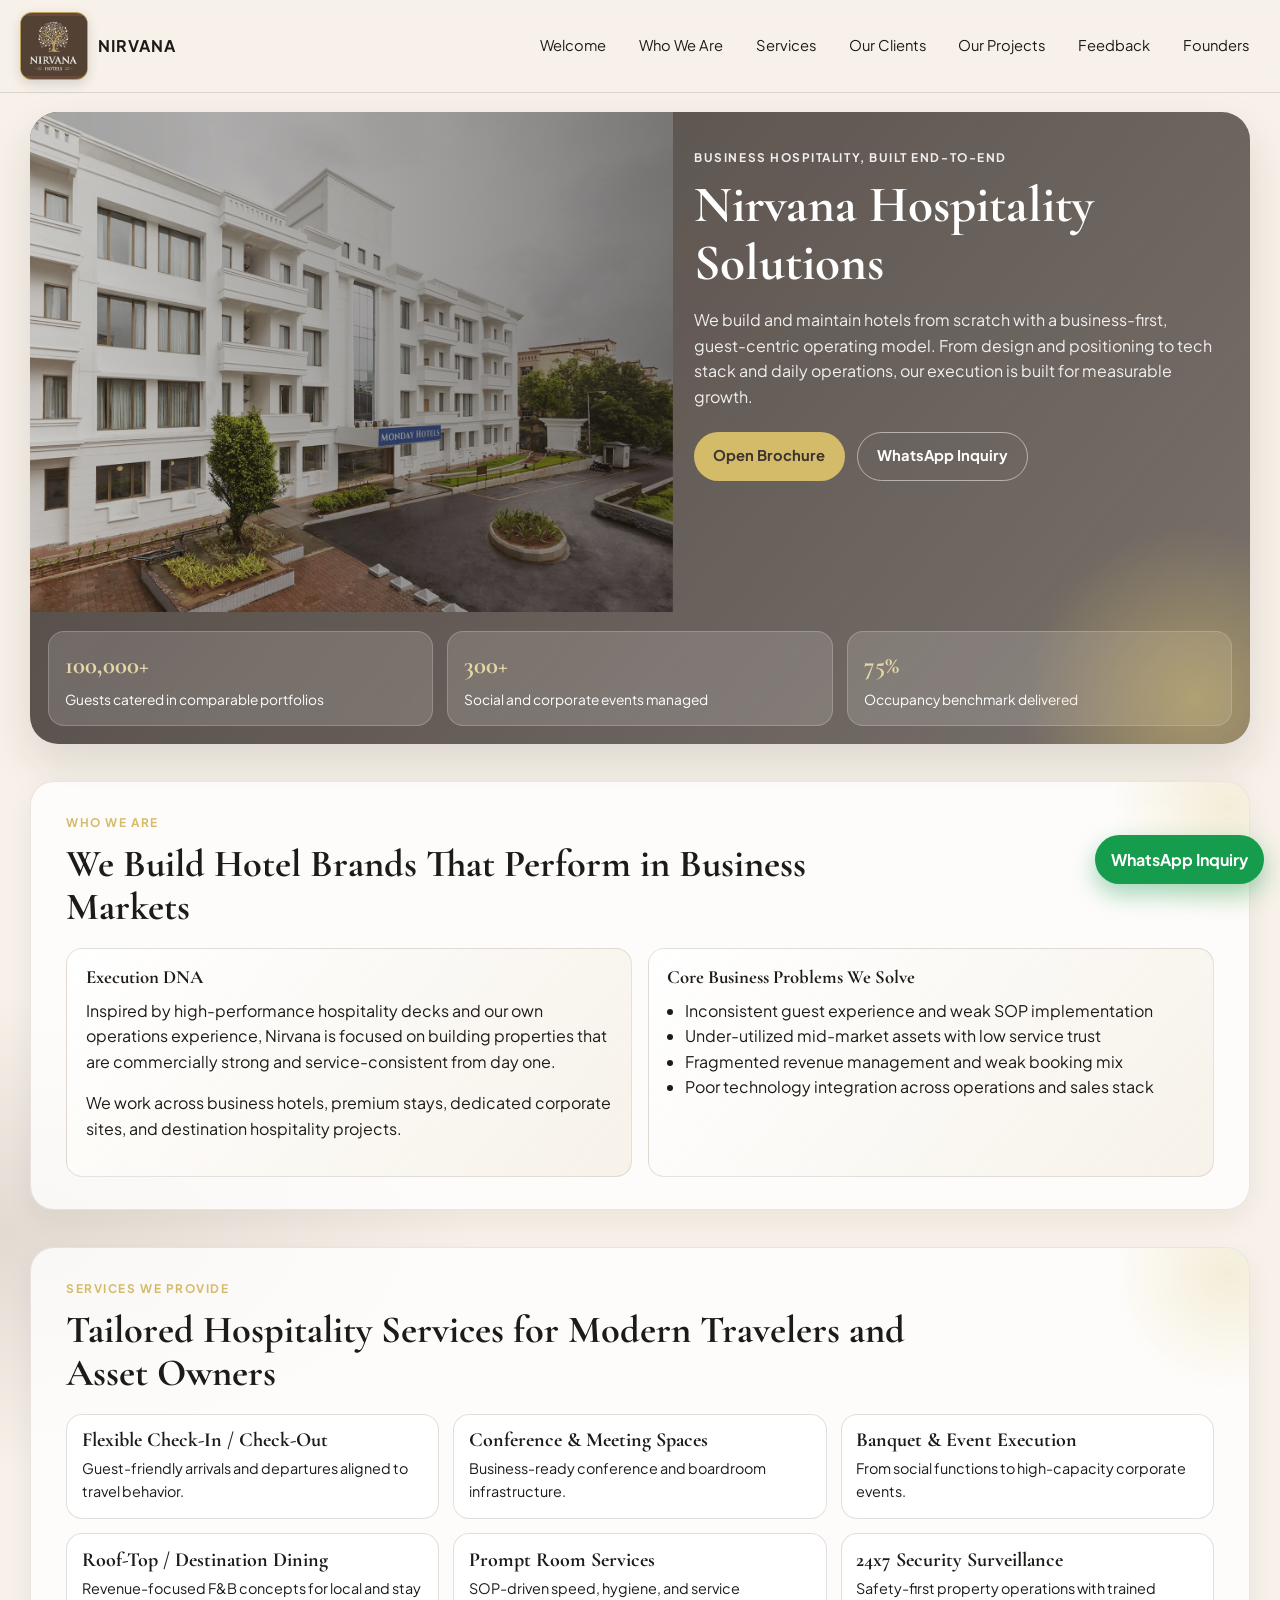
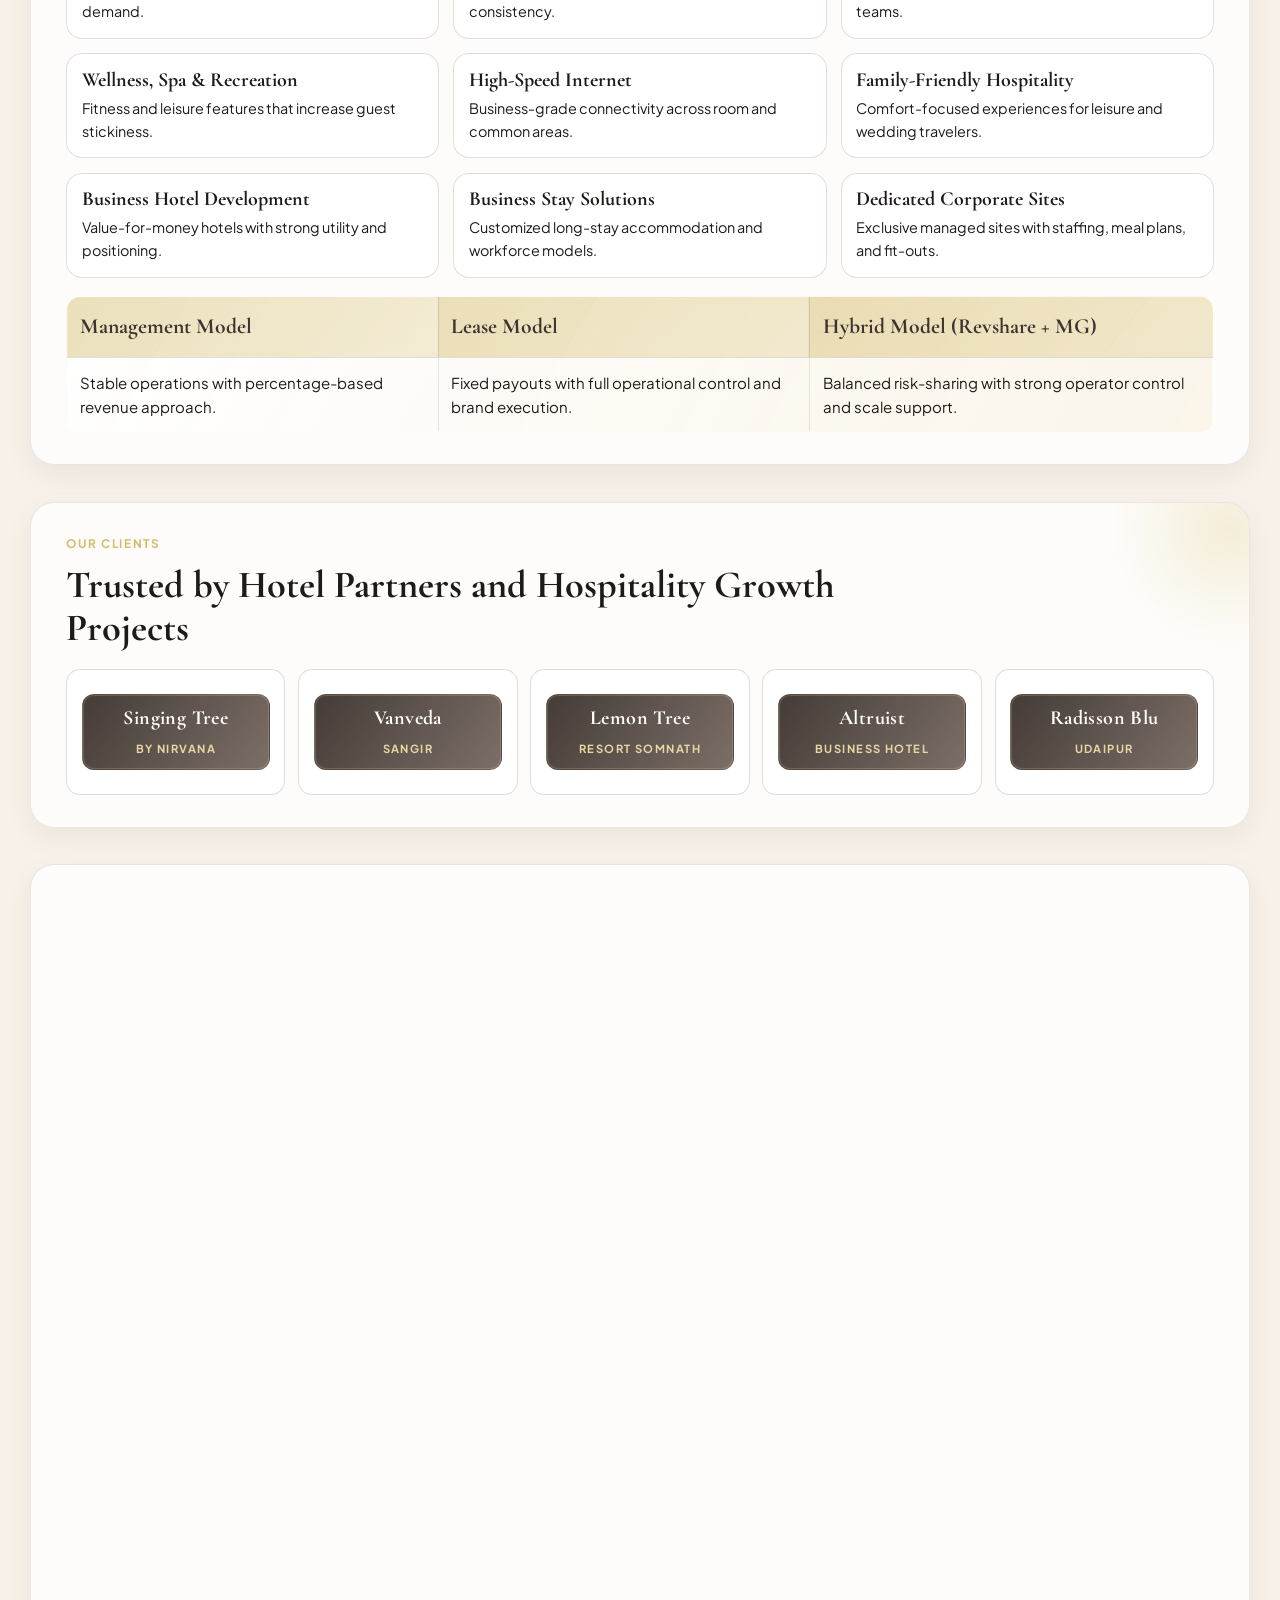
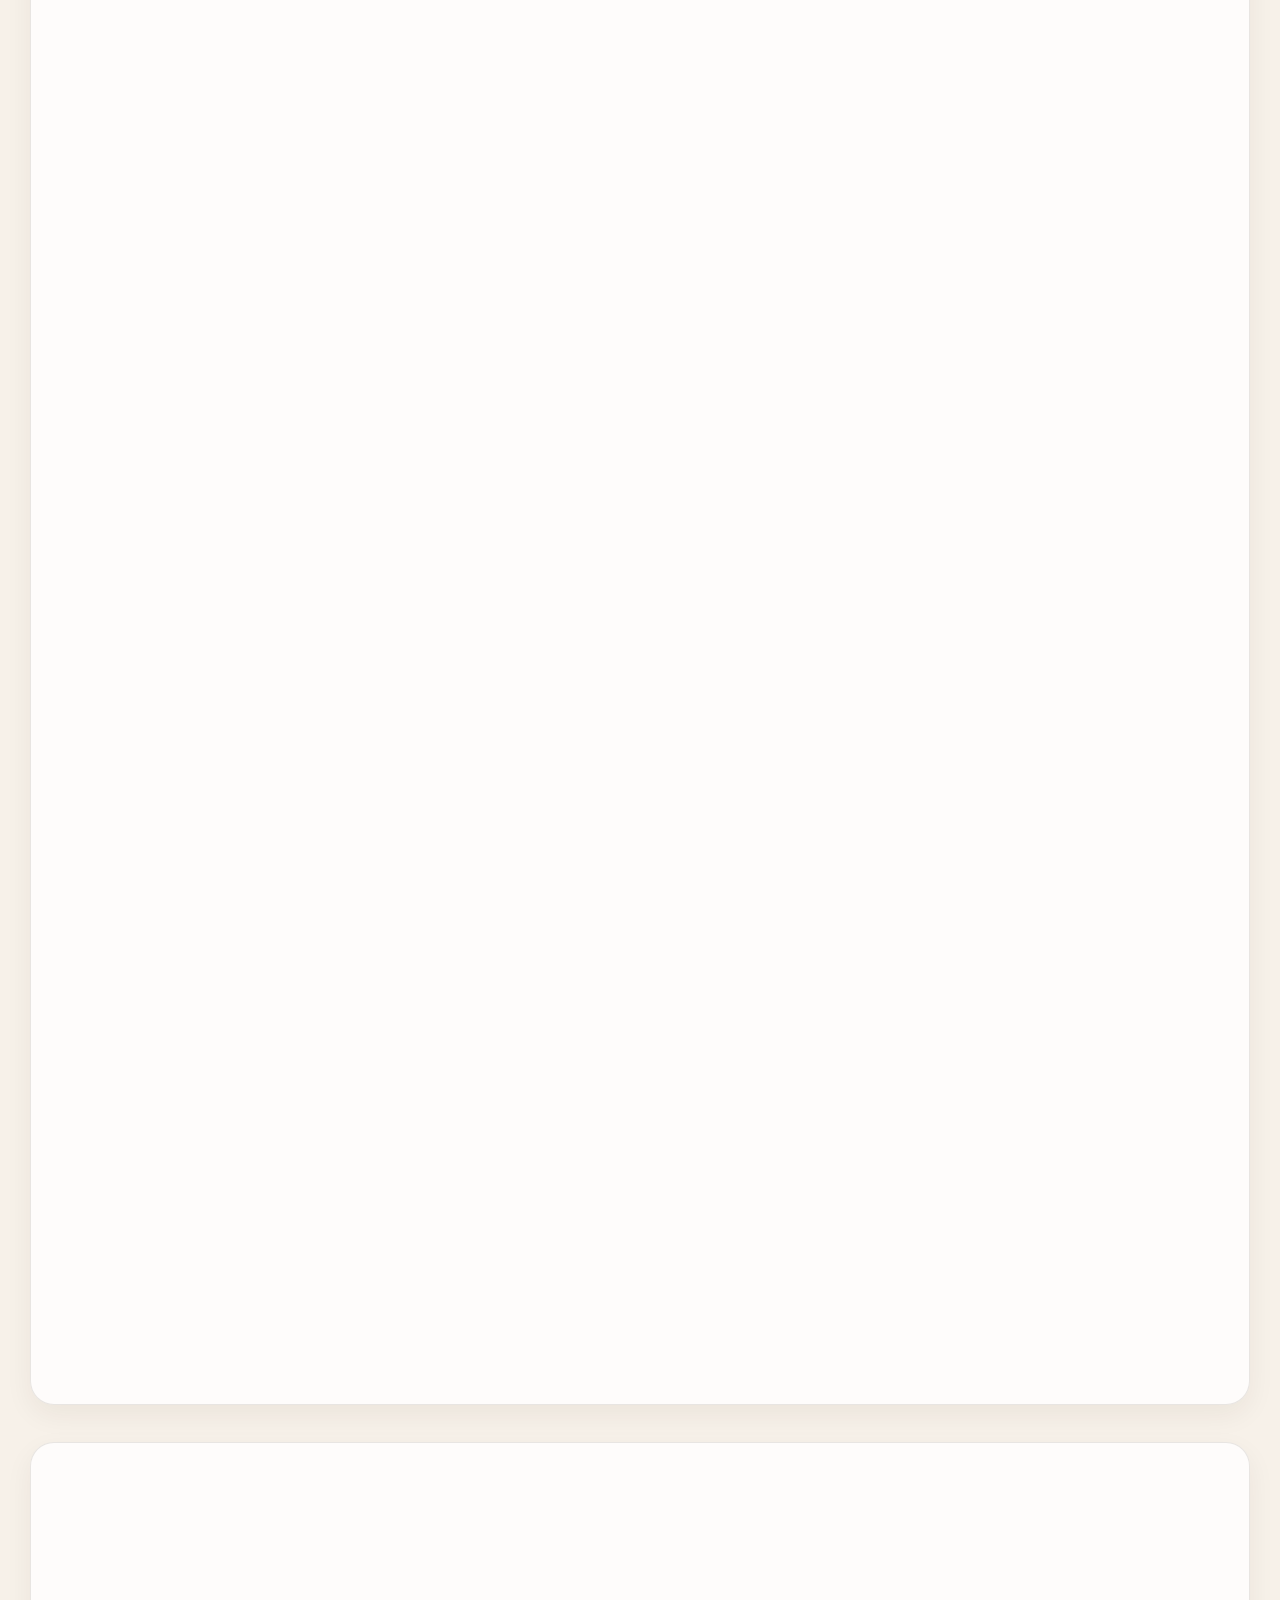
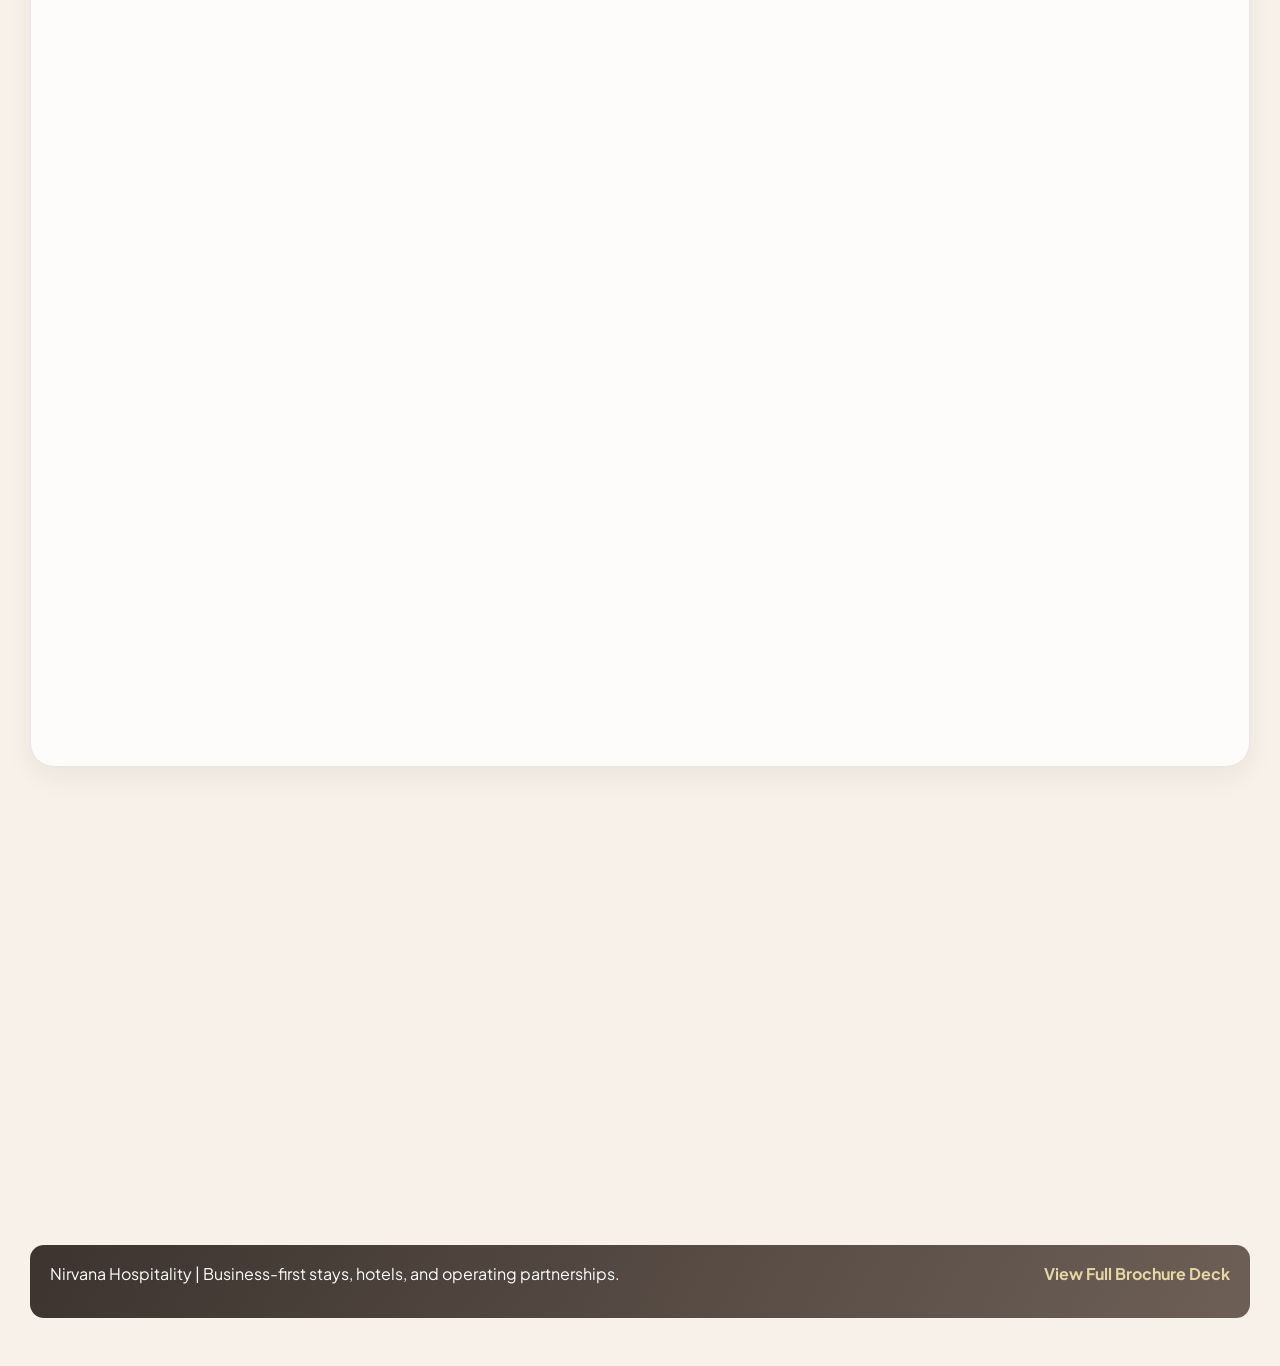
<file: index.html>
<!DOCTYPE html>
<html lang="en">
<head>
  <meta charset="UTF-8" />
  <meta name="viewport" content="width=device-width, initial-scale=1.0" />
  <title>Nirvana Hospitality | Business Hotel Development & Operations</title>
  <meta name="description" content="Nirvana creates, operates, and scales business hotels and stay assets with end-to-end execution." />
  <link rel="preconnect" href="https://fonts.googleapis.com" />
  <link rel="preconnect" href="https://fonts.gstatic.com" crossorigin />
  <link href="https://fonts.googleapis.com/css2?family=Cormorant+Garamond:wght@500;600;700&family=Plus+Jakarta+Sans:wght@400;500;600;700&display=swap" rel="stylesheet" />
  <link rel="stylesheet" href="styles.css" />
</head>
<body>
  <header class="site-header">
    <a class="brand" href="#welcome" aria-label="Nirvana home">
      <img src="assets/images/brand/nirvana-hotels-logo.jpeg" alt="Nirvana Hotels logo" />
      <span>NIRVANA</span>
    </a>
    <button class="menu-toggle" id="menuToggle" aria-label="Toggle menu" aria-expanded="false">Menu</button>
    <nav id="mainNav">
      <a href="#welcome">Welcome</a>
      <a href="#who-we-are">Who We Are</a>
      <a href="#services">Services</a>
      <a href="#clients">Our Clients</a>
      <a href="#projects">Our Projects</a>
      <a href="#feedback">Feedback</a>
      <a href="#founders">Founders</a>
    </nav>
  </header>

  <main>
    <section id="welcome" class="hero reveal">
      <div class="hero-media">
        <img src="assets/images/sources/mahape_view.webp" alt="Nirvana hospitality project facade" fetchpriority="high" decoding="async" />
      </div>
      <div class="hero-content">
        <p class="tag">Business Hospitality, Built End-to-End</p>
        <h1>Nirvana Hospitality Solutions</h1>
        <p>
          We build and maintain hotels from scratch with a business-first, guest-centric operating model.
          From design and positioning to tech stack and daily operations, our execution is built for measurable growth.
        </p>
        <div class="hero-actions">
          <a class="btn btn-primary" href="brochure.html">Open Brochure</a>
          <a class="btn btn-ghost" href="https://wa.me/916353872498" target="_blank" rel="noreferrer">WhatsApp Inquiry</a>
        </div>
      </div>
      <div class="hero-metrics">
        <article><strong>100,000+</strong><span>Guests catered in comparable portfolios</span></article>
        <article><strong>300+</strong><span>Social and corporate events managed</span></article>
        <article><strong>75%</strong><span>Occupancy benchmark delivered</span></article>
      </div>
    </section>

    <section id="who-we-are" class="section reveal">
      <div class="section-head">
        <p class="tag">Who We Are</p>
        <h2>We Build Hotel Brands That Perform in Business Markets</h2>
      </div>
      <div class="split-grid">
        <article class="glass-card">
          <h3>Execution DNA</h3>
          <p>
            Inspired by high-performance hospitality decks and our own operations experience, Nirvana is focused on building
            properties that are commercially strong and service-consistent from day one.
          </p>
          <p>
            We work across business hotels, premium stays, dedicated corporate sites, and destination hospitality projects.
          </p>
        </article>
        <article class="glass-card">
          <h3>Core Business Problems We Solve</h3>
          <ul>
            <li>Inconsistent guest experience and weak SOP implementation</li>
            <li>Under-utilized mid-market assets with low service trust</li>
            <li>Fragmented revenue management and weak booking mix</li>
            <li>Poor technology integration across operations and sales stack</li>
          </ul>
        </article>
      </div>
    </section>

    <section id="services" class="section reveal">
      <div class="section-head">
        <p class="tag">Services We Provide</p>
        <h2>Tailored Hospitality Services for Modern Travelers and Asset Owners</h2>
      </div>

      <div class="service-grid">
        <article class="service-card"><h3>Flexible Check-In / Check-Out</h3><p>Guest-friendly arrivals and departures aligned to travel behavior.</p></article>
        <article class="service-card"><h3>Conference & Meeting Spaces</h3><p>Business-ready conference and boardroom infrastructure.</p></article>
        <article class="service-card"><h3>Banquet & Event Execution</h3><p>From social functions to high-capacity corporate events.</p></article>
        <article class="service-card"><h3>Roof-Top / Destination Dining</h3><p>Revenue-focused F&amp;B concepts for local and stay demand.</p></article>
        <article class="service-card"><h3>Prompt Room Services</h3><p>SOP-driven speed, hygiene, and service consistency.</p></article>
        <article class="service-card"><h3>24x7 Security Surveillance</h3><p>Safety-first property operations with trained teams.</p></article>
        <article class="service-card"><h3>Wellness, Spa & Recreation</h3><p>Fitness and leisure features that increase guest stickiness.</p></article>
        <article class="service-card"><h3>High-Speed Internet</h3><p>Business-grade connectivity across room and common areas.</p></article>
        <article class="service-card"><h3>Family-Friendly Hospitality</h3><p>Comfort-focused experiences for leisure and wedding travelers.</p></article>
        <article class="service-card"><h3>Business Hotel Development</h3><p>Value-for-money hotels with strong utility and positioning.</p></article>
        <article class="service-card"><h3>Business Stay Solutions</h3><p>Customized long-stay accommodation and workforce models.</p></article>
        <article class="service-card"><h3>Dedicated Corporate Sites</h3><p>Exclusive managed sites with staffing, meal plans, and fit-outs.</p></article>
      </div>

      <div class="model-table-wrap">
        <table class="model-table">
          <thead>
            <tr>
              <th>Management Model</th>
              <th>Lease Model</th>
              <th>Hybrid Model (Revshare + MG)</th>
            </tr>
          </thead>
          <tbody>
            <tr>
              <td>Stable operations with percentage-based revenue approach.</td>
              <td>Fixed payouts with full operational control and brand execution.</td>
              <td>Balanced risk-sharing with strong operator control and scale support.</td>
            </tr>
          </tbody>
        </table>
      </div>
    </section>

    <section id="clients" class="section reveal">
      <div class="section-head">
        <p class="tag">Our Clients</p>
        <h2>Trusted by Hotel Partners and Hospitality Growth Projects</h2>
      </div>

      <div class="client-logo-grid">
        <article class="client-logo-card hotel-client">
          <div class="hotel-mark">
            <span class="hotel-mark-name">Singing Tree</span>
            <span class="hotel-mark-sub">by Nirvana</span>
          </div>
          <div class="client-tooltip"><h4>Singing Tree</h4><p>Vagator, Goa resort and lifestyle hospitality execution with pool and dining-led guest experiences.</p></div>
        </article>
        <article class="client-logo-card hotel-client">
          <div class="hotel-mark">
            <span class="hotel-mark-name">Vanveda</span>
            <span class="hotel-mark-sub">Sangir</span>
          </div>
          <div class="client-tooltip"><h4>Vanveda Sangir</h4><p>Nature-first destination property with premium villa-led stays and curated wellness positioning.</p></div>
        </article>
        <article class="client-logo-card hotel-client">
          <div class="hotel-mark">
            <span class="hotel-mark-name">Lemon Tree</span>
            <span class="hotel-mark-sub">Resort Somnath</span>
          </div>
          <div class="client-tooltip"><h4>Lemon Tree Resort, Somnath</h4><p>Business and leisure mix property support with room, banquet, and recreation positioning assets.</p></div>
        </article>
        <article class="client-logo-card hotel-client">
          <div class="hotel-mark">
            <span class="hotel-mark-name">Altruist</span>
            <span class="hotel-mark-sub">Business Hotel</span>
          </div>
          <div class="client-tooltip"><h4>Altruist Business Hotel</h4><p>Multi-city operating reference across Bangalore, Hyderabad, Mumbai, Gurugram, and Kolkata.</p></div>
        </article>
        <article class="client-logo-card hotel-client">
          <div class="hotel-mark">
            <span class="hotel-mark-name">Radisson Blu</span>
            <span class="hotel-mark-sub">Udaipur</span>
          </div>
          <div class="client-tooltip"><h4>Radisson Blu</h4><p>Luxury hospitality presentation and business development support assets for premium positioning.</p></div>
        </article>
      </div>
    </section>

    <section id="projects" class="section reveal">
      <div class="section-head">
        <p class="tag">Our Projects</p>
        <h2>Delivered, Operated, and Scaled Hospitality Assets</h2>
      </div>

      <div class="project-feature-grid">
        <article class="project-feature">
          <img src="assets/images/projects/lemon-tree-somnath-brochure.jpeg" alt="Lemon Tree Somnath brochure" loading="lazy" decoding="async" />
          <div>
            <h3>Lemon Tree Resort, Somnath</h3>
            <p>Project presentation including room mix, F&amp;B, recreation, banquet suitability, and location convenience.</p>
          </div>
        </article>
        <article class="project-feature">
          <img src="assets/images/projects/radisson-exterior.webp" alt="Radisson project exterior" loading="lazy" decoding="async" />
          <div>
            <h3>Radisson Blu Udaipur Assets</h3>
            <p>Premium hospitality presentation assets used for business development and positioning communication.</p>
          </div>
        </article>
        <article class="project-feature">
          <img src="assets/images/sources/vanvedasa/2I2A5151.jpg" alt="Vanvedasa project" loading="lazy" decoding="async" />
          <div>
            <h3>Vanvedasa Sangir</h3>
            <p>Destination-led luxury project with villa experiences, wellness focus, and curated nature hospitality.
              <a href="https://vanvedasasangir.com/" target="_blank" rel="noreferrer">Visit project site</a></p>
          </div>
        </article>
        <article class="project-feature">
          <img src="assets/images/sources/amalapuram_drone.webp" alt="Amalapuram hotel project" loading="lazy" decoding="async" />
          <div>
            <h3>Business Hotel Asset Optimization</h3>
            <p>Turnaround models covering ARR growth, occupancy uplift, SOP consistency, and direct booking share.</p>
          </div>
        </article>
      </div>

      <h3 class="subheading">Portfolio Details from Altruist Business Hotel &amp; Stays (Execution Reference)</h3>
      <div class="portfolio-showcase">
        <div class="portfolio-image-stack">
          <img src="assets/images/generated/portfolio-collage-primary.webp" alt="AI hospitality portfolio collage" loading="lazy" decoding="async" />
          <img src="assets/images/generated/portfolio-collage-secondary.webp" alt="AI hospitality portfolio details collage" loading="lazy" decoding="async" />
        </div>
        <div class="portfolio-table-wrap">
          <table class="portfolio-table">
            <thead>
              <tr><th>Location</th><th>Inventory</th><th>Highlights</th></tr>
            </thead>
            <tbody>
              <tr><td>Hitech, Hyderabad</td><td>110 Deluxe + 9 Suite</td><td>5 banquets (up to 200), Q-Cafe dining, airport transfer.</td></tr>
              <tr><td>Whitefield, Bangalore</td><td>174+ room mix</td><td>Pool, spa, gym, theatre, conference and banquet support.</td></tr>
              <tr><td>Bellandur-1, Bangalore</td><td>16 Deluxe + 9 Suite</td><td>Near Embassy Tech Village with coffee and full AC setup.</td></tr>
              <tr><td>Bellandur-2, Bangalore</td><td>35 Rooms</td><td>2/3 BHK options, attached dining-drawing room layouts.</td></tr>
              <tr><td>Manyata, Bangalore</td><td>30 Rooms</td><td>Sun terrace, cafeteria kitchen, laundry, housekeeping.</td></tr>
              <tr><td>Andheri, Mumbai</td><td>51 Rooms</td><td>Metro-airport proximity with restaurant and 24-hour desk.</td></tr>
              <tr><td>NM-1, Navi Mumbai</td><td>72 Rooms</td><td>Dual conference-banquet halls, buffet breakfast.</td></tr>
              <tr><td>NM-2, Navi Mumbai</td><td>62 Rooms</td><td>2 cafeterias, indoor dining, pool/table-tennis/carrom.</td></tr>
              <tr><td>DLF 3, Gurugram</td><td>32 Deluxe Rooms</td><td>Corporate catchment with lobby sitting and gaming.</td></tr>
              <tr><td>New Town, Kolkata</td><td>28 Rooms</td><td>In-room breakfast and office-near business positioning.</td></tr>
            </tbody>
          </table>
        </div>
      </div>

      <h3 class="subheading">Our Vast Range of Hotels</h3>
      <div class="range-map-layout">
        <div class="range-map">
          <img src="assets/images/generated/india-map-hotels-accurate.webp" alt="India map with verified hotel city points and labels" loading="lazy" decoding="async" />
        </div>
        <div class="range-cards">
          <article><img src="assets/images/sources/hitech_facade.webp" alt="Hyderabad hotel" loading="lazy" decoding="async" /><div><h4>Hyderabad</h4><p>Hitech and business-led operating clusters.</p></div></article>
          <article><img src="assets/images/projects/altruist_pdf_page_08.png" alt="Bengaluru hotel" loading="lazy" decoding="async" /><div><h4>Bengaluru</h4><p>Whitefield, Bellandur, and Manyata references.</p></div></article>
          <article><img src="assets/images/projects/altruist_pdf_page_12.png" alt="Mumbai Andheri hotel" loading="lazy" decoding="async" /><div><h4>Mumbai (Andheri)</h4><p>Airport and metro-connected business hotel format.</p></div></article>
          <article><img src="assets/images/sources/mahape_view.webp" alt="Navi Mumbai hotel" loading="lazy" decoding="async" /><div><h4>Navi Mumbai</h4><p>NM-1, NM-2 and Mahape corridor execution.</p></div></article>
          <article><img src="assets/images/projects/altruist_pdf_page_15.png" alt="Gurugram hotel" loading="lazy" decoding="async" /><div><h4>Gurugram</h4><p>DLF corporate zone demand alignment.</p></div></article>
          <article><img src="assets/images/projects/altruist_pdf_page_16.png" alt="Kolkata New Town hotel" loading="lazy" decoding="async" /><div><h4>Kolkata (New Town)</h4><p>Corporate + destination stay positioning.</p></div></article>
          <article><img src="assets/images/projects/altruist_pdf_page_07.png" alt="Nagpur hotel reference" loading="lazy" decoding="async" /><div><h4>Nagpur</h4><p>M2 Square / business stay growth node.</p></div></article>
          <article><img src="assets/images/sources/amalapuram_drone.webp" alt="Amalapuram hotel" loading="lazy" decoding="async" /><div><h4>Amalapuram</h4><p>Strong occupancy and ARR benchmark location.</p></div></article>
          <article><img src="assets/images/projects/lemon-tree-somnath-brochure.jpeg" alt="Rajahmundry reference" loading="lazy" decoding="async" /><div><h4>Rajahmundry</h4><p>Regional demand-linked hospitality footprint.</p></div></article>
        </div>
      </div>
    </section>

    <section id="feedback" class="section reveal">
      <div class="section-head">
        <p class="tag">Their Feedback</p>
        <h2>Performance Proof Through Reviews and Revenue Outcomes</h2>
      </div>
      <div class="feedback-grid">
        <article class="glass-card metrics-card">
          <h3>Review and Commercial Benchmarks</h3>
          <div class="metric-line"><strong>4.48</strong><span>Amalapuram rating with 624 reviews</span></div>
          <div class="metric-line"><strong>4.41</strong><span>Nagpur rating with 369 reviews</span></div>
          <div class="metric-line"><strong>50%+</strong><span>Direct booking contribution</span></div>
          <div class="metric-line"><strong>INR 75,000+</strong><span>Revenue per key per month benchmark</span></div>
        </article>
        <article class="feedback-image-wrap">
          <img src="assets/images/clients/online-presence-feedback.png" alt="Guest feedback and online presence" loading="lazy" decoding="async" />
        </article>
      </div>

      <div class="management-impact">
        <p class="impact-intro">Management-Led Turnaround Outcomes Delivered by Nirvana</p>
        <div class="kpi-row">
          <article class="impact-card">
            <p class="impact-tagline">Management Improvement</p>
            <h4>Hyderabad-01</h4>
            <p class="impact-metric"><span>Occupancy</span><strong>56% -> 85%</strong></p>
            <p class="impact-metric"><span>ARR</span><strong>2425 -> 2598</strong></p>
            <p class="impact-growth">Revenue Growth: +72%</p>
          </article>
          <article class="impact-card">
            <p class="impact-tagline">Management Improvement</p>
            <h4>Navi Mumbai</h4>
            <p class="impact-metric"><span>Occupancy</span><strong>53% -> 68%</strong></p>
            <p class="impact-metric"><span>ARR</span><strong>3212 -> 3389</strong></p>
            <p class="impact-growth">GOP Growth: +85%</p>
          </article>
          <article class="impact-card">
            <p class="impact-tagline">Management Improvement</p>
            <h4>Hyderabad-02</h4>
            <p class="impact-metric"><span>Occupancy</span><strong>62% -> 94%</strong></p>
            <p class="impact-metric"><span>ARR</span><strong>2234 -> 2282</strong></p>
            <p class="impact-growth">GOP Growth: +116%</p>
          </article>
        </div>
        <p class="impact-note">These uplifts were achieved through tighter revenue management, stronger SOP execution, and focused on-ground operational control by our management team.</p>
      </div>
    </section>

    <section id="founders" class="section reveal">
      <div class="section-head">
        <p class="tag">Founders</p>
        <h2>Leadership Driving the Nirvana Hospitality Vision</h2>
      </div>
      <div class="founders-grid">
        <article class="founder-card main-founder">
          <img src="assets/images/founders/churchil-amipara.jpeg" alt="Founder Churchil Amipara" loading="lazy" decoding="async" />
          <div>
            <h3>Churchil Amipara</h3>
            <p class="role">Founder</p>
            <p>Focused on growth-led hospitality partnerships, premium project positioning, and operational quality control.</p>
          </div>
        </article>
        <article class="founder-card partner-placeholder">
          <div class="avatar-placeholder">Partner</div>
          <h3>Partner Position Open</h3>
          <p>Reserved for partner profile 2.</p>
        </article>
        <article class="founder-card partner-placeholder">
          <div class="avatar-placeholder">Partner</div>
          <h3>Partner Position Open</h3>
          <p>Reserved for partner profile 3.</p>
        </article>
      </div>
    </section>
  </main>

  <footer class="site-footer">
    <p>Nirvana Hospitality | Business-first stays, hotels, and operating partnerships.</p>
    <a href="brochure.html">View Full Brochure Deck</a>
  </footer>

  <a class="whatsapp-float" href="https://wa.me/916353872498" target="_blank" rel="noreferrer" aria-label="WhatsApp inquiry">
    WhatsApp Inquiry
  </a>

  <script src="script.js"></script>
</body>
</html>
</file>
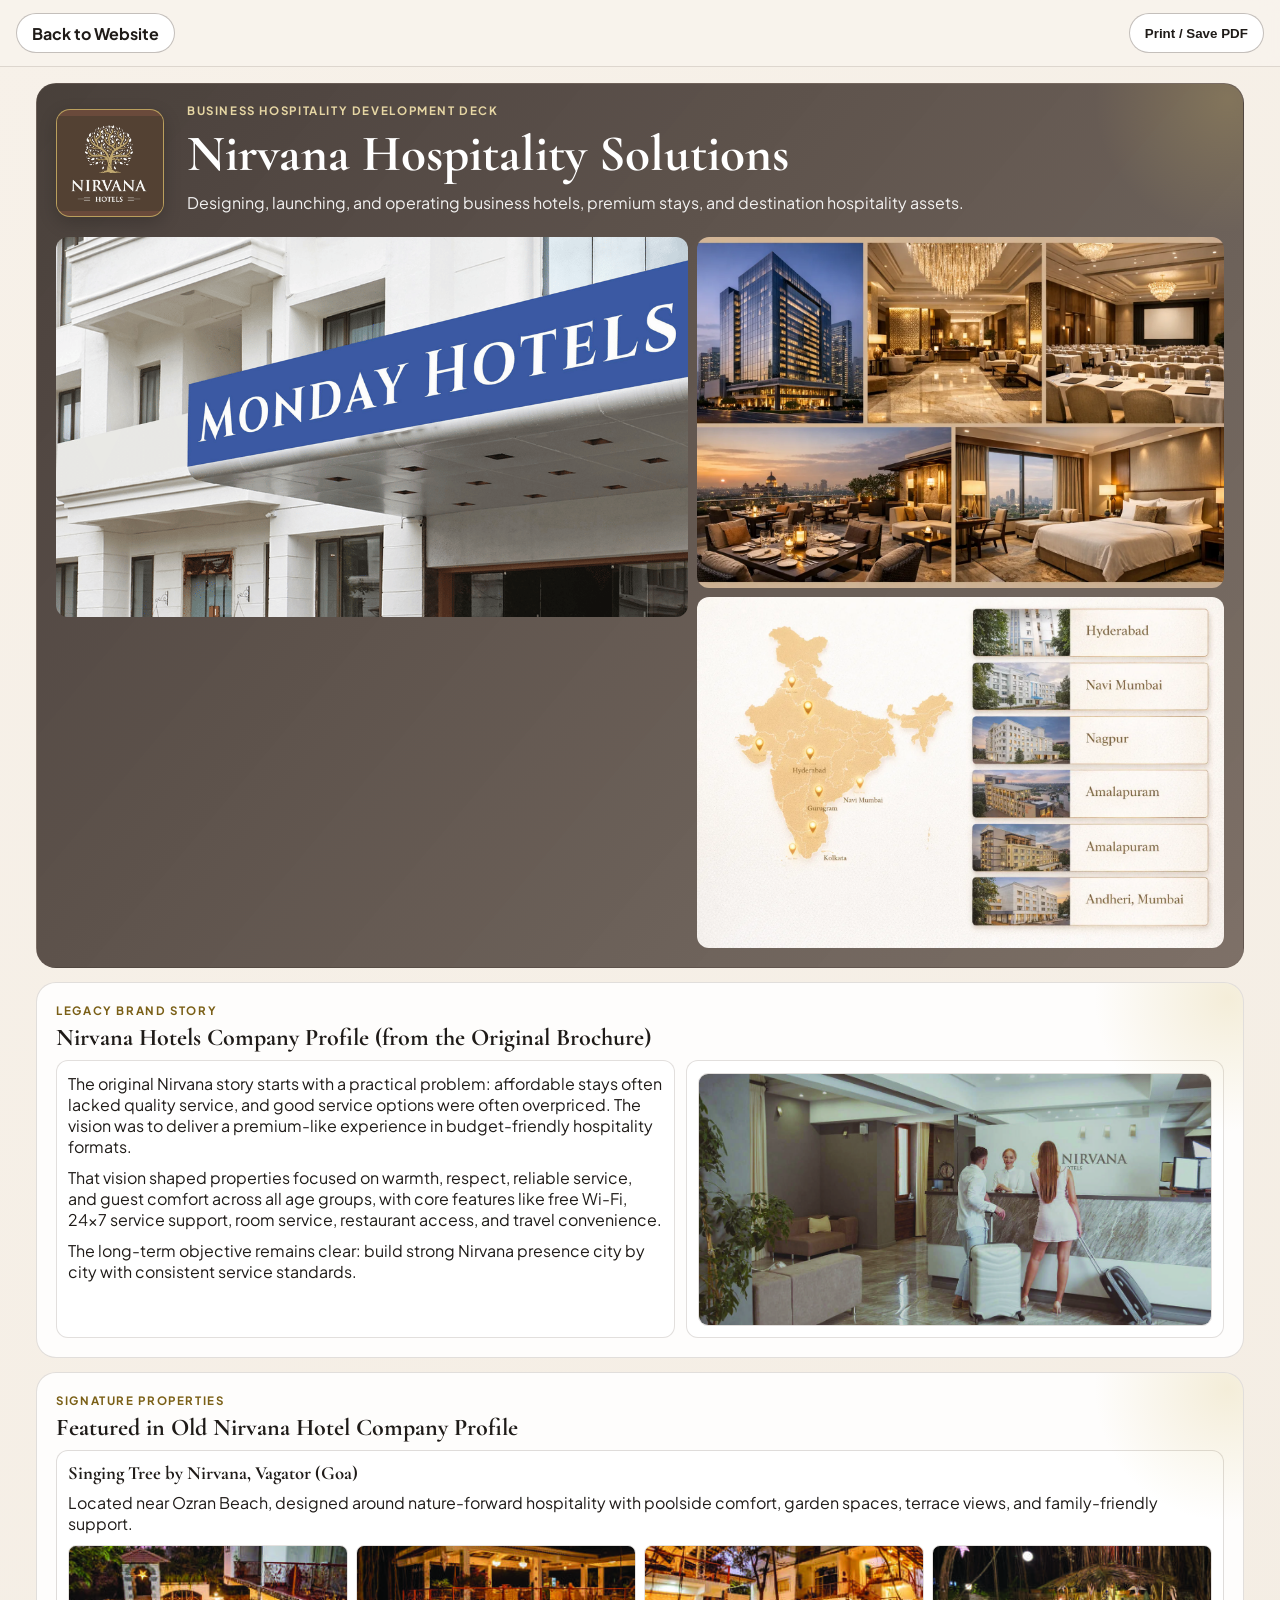
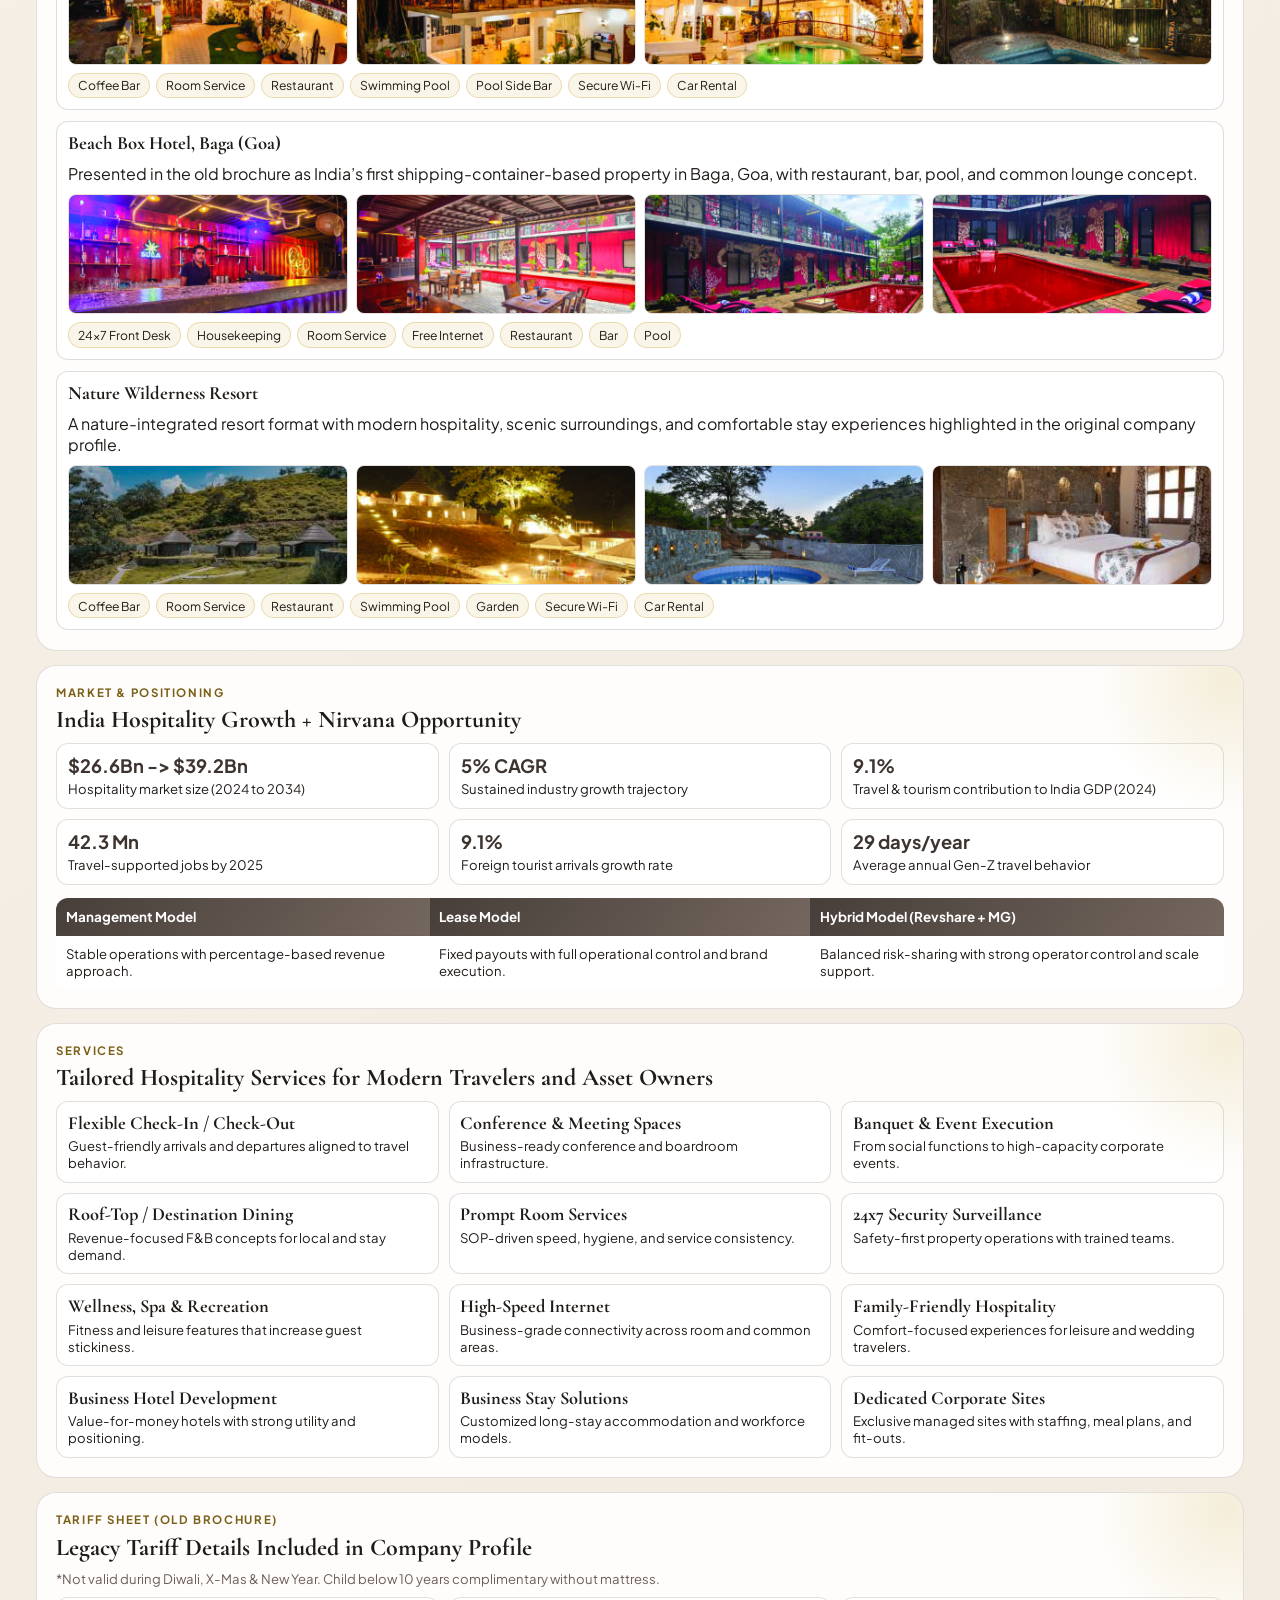
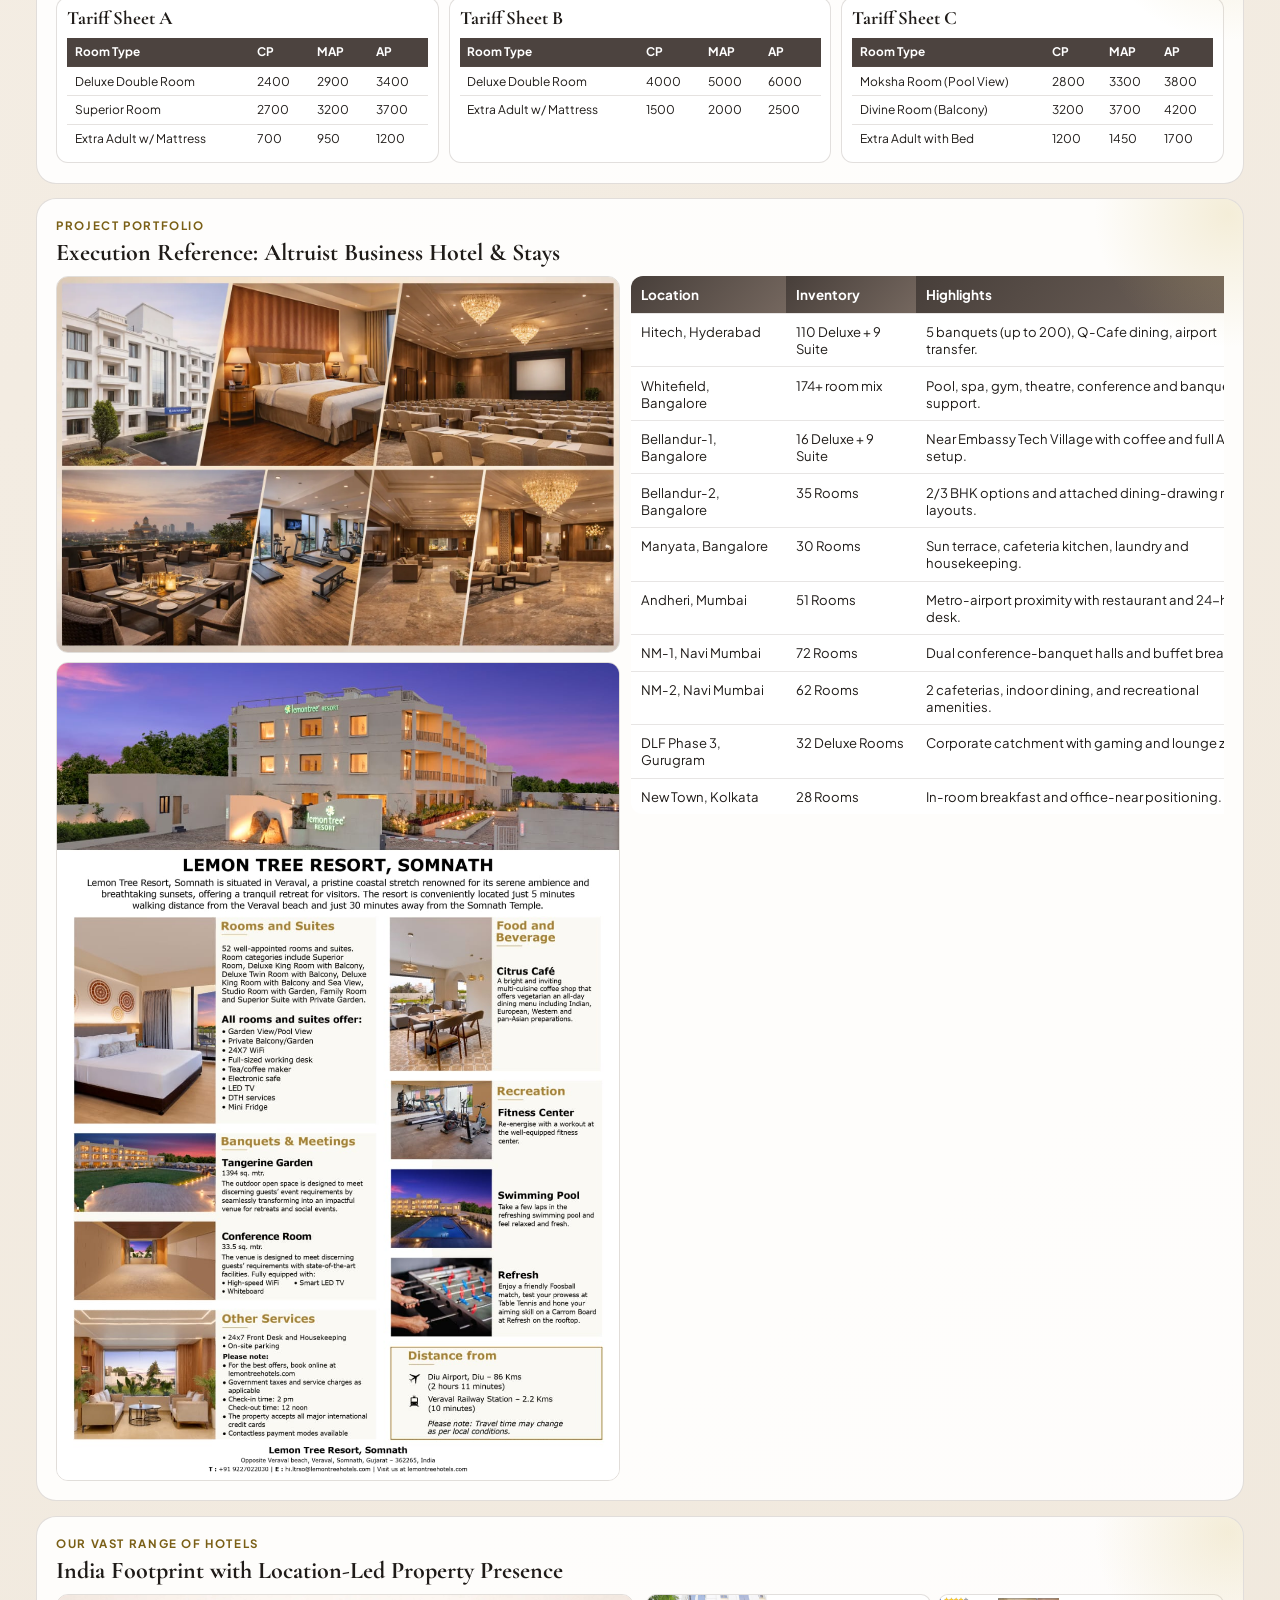
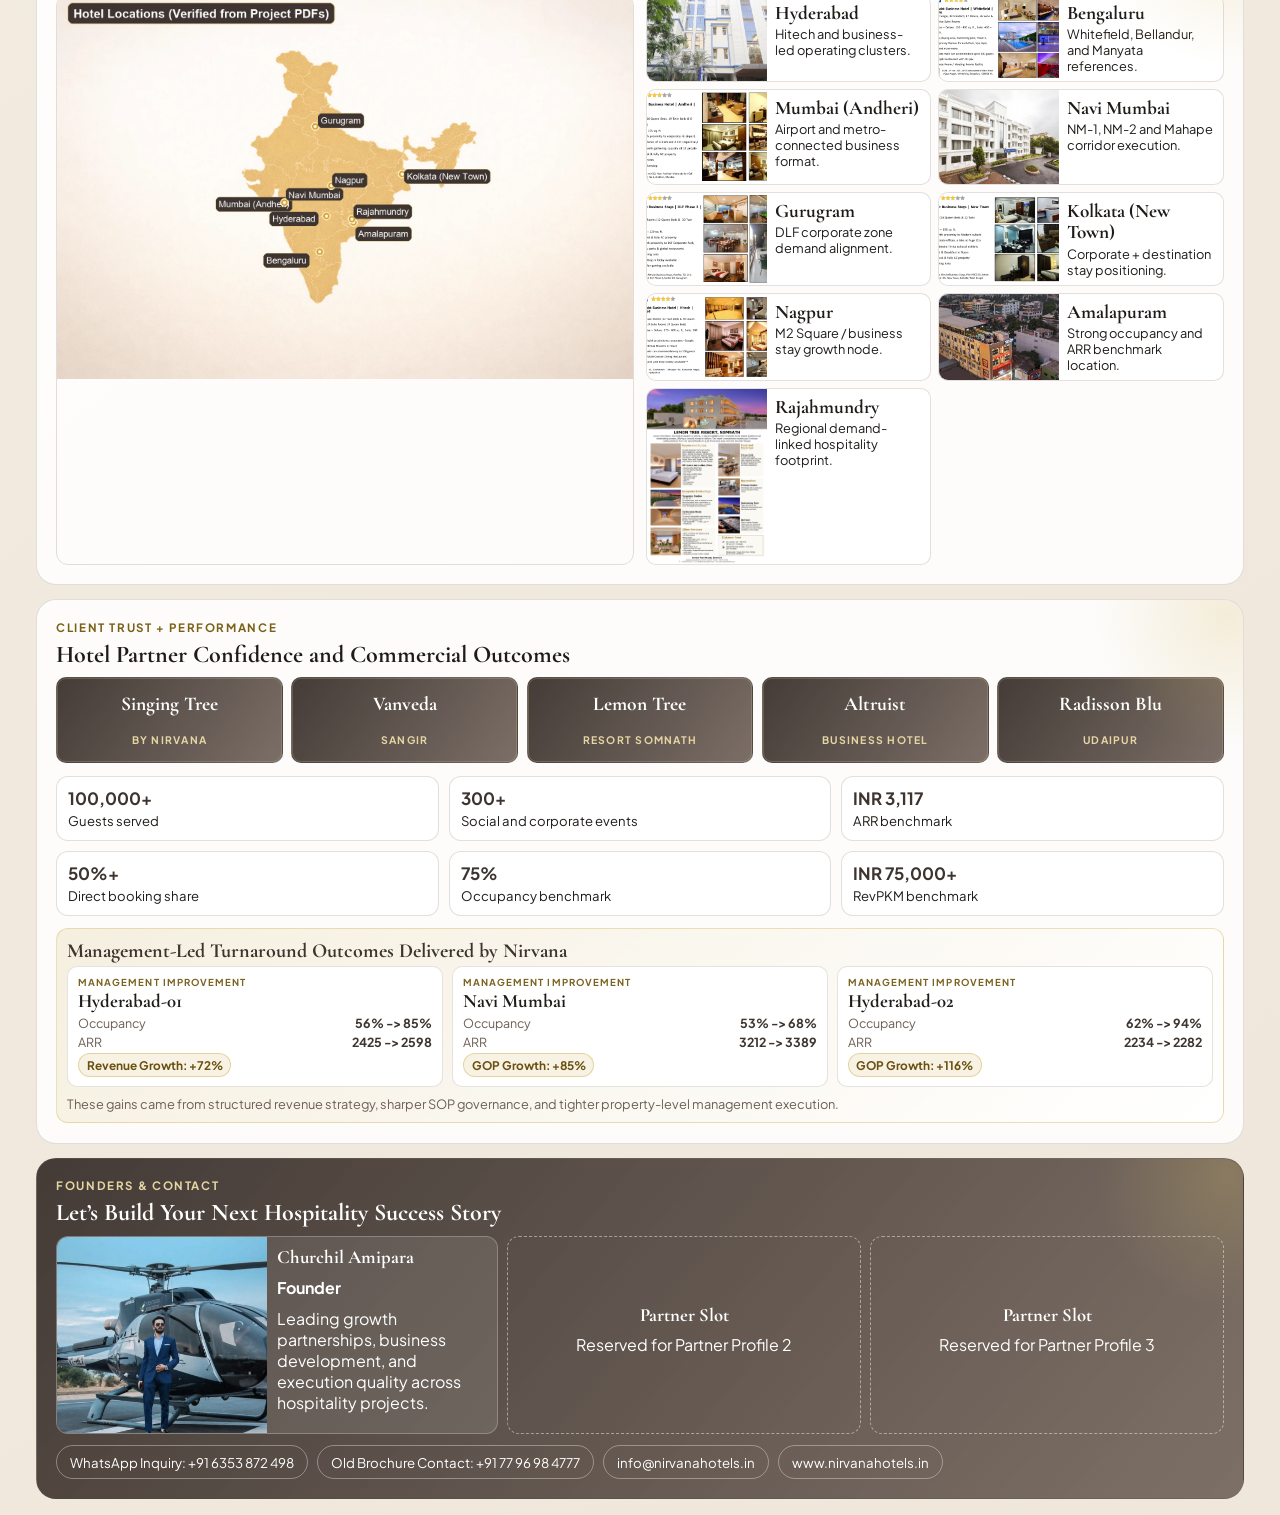
<file: brochure.html>
<!DOCTYPE html>
<html lang="en">
<head>
  <meta charset="UTF-8" />
  <meta name="viewport" content="width=device-width, initial-scale=1.0" />
  <title>Nirvana | Business Development Brochure</title>
  <link rel="preconnect" href="https://fonts.googleapis.com" />
  <link rel="preconnect" href="https://fonts.gstatic.com" crossorigin />
  <link href="https://fonts.googleapis.com/css2?family=Cormorant+Garamond:wght@500;600;700&family=Plus+Jakarta+Sans:wght@400;500;600;700&display=swap" rel="stylesheet" />
  <link rel="stylesheet" href="brochure.css" />
</head>
<body>
  <header class="deck-header">
    <a href="index.html">Back to Website</a>
    <button onclick="window.print()">Print / Save PDF</button>
  </header>

  <main class="deck">
    <section class="sheet cover-sheet">
      <div class="cover-top">
        <img class="cover-logo" src="assets/images/brand/nirvana-hotels-logo.jpeg" alt="Nirvana Hotels logo" />
        <div>
          <p class="eyebrow">Business Hospitality Development Deck</p>
          <h1>Nirvana Hospitality Solutions</h1>
          <p>
            Designing, launching, and operating business hotels, premium stays, and destination hospitality assets.
          </p>
        </div>
      </div>
      <div class="cover-grid">
        <img src="assets/images/sources/facade_main.png" alt="Business hotel facade" />
        <img src="assets/images/generated/portfolio-collage-primary.webp" alt="Hospitality portfolio collage" />
        <img src="assets/images/generated/hotel-footprint-map-board.webp" alt="Footprint map and locations" />
      </div>
    </section>

    <section class="sheet">
      <p class="eyebrow">Legacy Brand Story</p>
      <h2>Nirvana Hotels Company Profile (from the Original Brochure)</h2>
      <div class="story-layout">
        <article class="legacy-note">
          <p>
            The original Nirvana story starts with a practical problem: affordable stays often lacked quality service,
            and good service options were often overpriced. The vision was to deliver a premium-like experience in
            budget-friendly hospitality formats.
          </p>
          <p>
            That vision shaped properties focused on warmth, respect, reliable service, and guest comfort across all age groups,
            with core features like free Wi-Fi, 24x7 service support, room service, restaurant access, and travel convenience.
          </p>
          <p>
            The long-term objective remains clear: build strong Nirvana presence city by city with consistent service standards.
          </p>
        </article>
        <article class="legacy-note">
          <img src="assets/images/old_brochure/reception.jpeg" alt="Nirvana reception visual from old brochure" />
        </article>
      </div>
    </section>

    <section class="sheet">
      <p class="eyebrow">Signature Properties</p>
      <h2>Featured in Old Nirvana Hotel Company Profile</h2>
      <div class="legacy-properties">
        <article class="legacy-card">
          <h3>Singing Tree by Nirvana, Vagator (Goa)</h3>
          <p>
            Located near Ozran Beach, designed around nature-forward hospitality with poolside comfort, garden spaces,
            terrace views, and family-friendly support.
          </p>
          <div class="legacy-gallery">
            <img src="assets/images/old_brochure/p03_img01.jpeg" alt="Singing Tree entrance" />
            <img src="assets/images/old_brochure/p03_img02.jpeg" alt="Singing Tree cafe and restaurant" />
            <img src="assets/images/old_brochure/p03_img04.jpeg" alt="Singing Tree pool view" />
            <img src="assets/images/old_brochure/p03_img05.jpeg" alt="Singing Tree poolside bar" />
          </div>
          <ul class="amenity-list">
            <li>Coffee Bar</li><li>Room Service</li><li>Restaurant</li><li>Swimming Pool</li>
            <li>Pool Side Bar</li><li>Secure Wi-Fi</li><li>Car Rental</li>
          </ul>
        </article>

        <article class="legacy-card">
          <h3>Beach Box Hotel, Baga (Goa)</h3>
          <p>
            Presented in the old brochure as India’s first shipping-container-based property in Baga, Goa,
            with restaurant, bar, pool, and common lounge concept.
          </p>
          <div class="legacy-gallery">
            <img src="assets/images/old_brochure/p04_img01.jpeg" alt="Beach Box property ambience" />
            <img src="assets/images/old_brochure/p04_img02.jpeg" alt="Beach Box dining bar" />
            <img src="assets/images/old_brochure/p04_img03.jpeg" alt="Beach Box exterior" />
            <img src="assets/images/old_brochure/p04_img05.jpeg" alt="Beach Box poolside" />
          </div>
          <ul class="amenity-list">
            <li>24x7 Front Desk</li><li>Housekeeping</li><li>Room Service</li><li>Free Internet</li>
            <li>Restaurant</li><li>Bar</li><li>Pool</li>
          </ul>
        </article>

        <article class="legacy-card">
          <h3>Nature Wilderness Resort</h3>
          <p>
            A nature-integrated resort format with modern hospitality, scenic surroundings, and comfortable stay experiences
            highlighted in the original company profile.
          </p>
          <div class="legacy-gallery">
            <img src="assets/images/old_brochure/p05_img01.jpeg" alt="Nature Wilderness property view" />
            <img src="assets/images/old_brochure/p05_img02.jpeg" alt="Nature Wilderness evening view" />
            <img src="assets/images/old_brochure/p05_img03.jpeg" alt="Nature Wilderness pool" />
            <img src="assets/images/old_brochure/p05_img05.jpeg" alt="Nature Wilderness rooms" />
          </div>
          <ul class="amenity-list">
            <li>Coffee Bar</li><li>Room Service</li><li>Restaurant</li><li>Swimming Pool</li>
            <li>Garden</li><li>Secure Wi-Fi</li><li>Car Rental</li>
          </ul>
        </article>
      </div>
    </section>

    <section class="sheet">
      <p class="eyebrow">Market & Positioning</p>
      <h2>India Hospitality Growth + Nirvana Opportunity</h2>

      <div class="metric-grid">
        <article><strong>$26.6Bn -> $39.2Bn</strong><span>Hospitality market size (2024 to 2034)</span></article>
        <article><strong>5% CAGR</strong><span>Sustained industry growth trajectory</span></article>
        <article><strong>9.1%</strong><span>Travel & tourism contribution to India GDP (2024)</span></article>
        <article><strong>42.3 Mn</strong><span>Travel-supported jobs by 2025</span></article>
        <article><strong>9.1%</strong><span>Foreign tourist arrivals growth rate</span></article>
        <article><strong>29 days/year</strong><span>Average annual Gen-Z travel behavior</span></article>
      </div>

      <div class="model-table-wrap">
        <table class="model-table">
          <thead>
            <tr>
              <th>Management Model</th>
              <th>Lease Model</th>
              <th>Hybrid Model (Revshare + MG)</th>
            </tr>
          </thead>
          <tbody>
            <tr>
              <td>Stable operations with percentage-based revenue approach.</td>
              <td>Fixed payouts with full operational control and brand execution.</td>
              <td>Balanced risk-sharing with strong operator control and scale support.</td>
            </tr>
          </tbody>
        </table>
      </div>
    </section>

    <section class="sheet">
      <p class="eyebrow">Services</p>
      <h2>Tailored Hospitality Services for Modern Travelers and Asset Owners</h2>
      <div class="service-grid">
        <article><h3>Flexible Check-In / Check-Out</h3><p>Guest-friendly arrivals and departures aligned to travel behavior.</p></article>
        <article><h3>Conference & Meeting Spaces</h3><p>Business-ready conference and boardroom infrastructure.</p></article>
        <article><h3>Banquet & Event Execution</h3><p>From social functions to high-capacity corporate events.</p></article>
        <article><h3>Roof-Top / Destination Dining</h3><p>Revenue-focused F&amp;B concepts for local and stay demand.</p></article>
        <article><h3>Prompt Room Services</h3><p>SOP-driven speed, hygiene, and service consistency.</p></article>
        <article><h3>24x7 Security Surveillance</h3><p>Safety-first property operations with trained teams.</p></article>
        <article><h3>Wellness, Spa & Recreation</h3><p>Fitness and leisure features that increase guest stickiness.</p></article>
        <article><h3>High-Speed Internet</h3><p>Business-grade connectivity across room and common areas.</p></article>
        <article><h3>Family-Friendly Hospitality</h3><p>Comfort-focused experiences for leisure and wedding travelers.</p></article>
        <article><h3>Business Hotel Development</h3><p>Value-for-money hotels with strong utility and positioning.</p></article>
        <article><h3>Business Stay Solutions</h3><p>Customized long-stay accommodation and workforce models.</p></article>
        <article><h3>Dedicated Corporate Sites</h3><p>Exclusive managed sites with staffing, meal plans, and fit-outs.</p></article>
      </div>
    </section>

    <section class="sheet">
      <p class="eyebrow">Tariff Sheet (Old Brochure)</p>
      <h2>Legacy Tariff Details Included in Company Profile</h2>
      <p class="tariff-note">*Not valid during Diwali, X-Mas &amp; New Year. Child below 10 years complimentary without mattress.</p>
      <div class="tariff-grid">
        <article class="tariff-card">
          <h3>Tariff Sheet A</h3>
          <table class="tariff-table">
            <thead><tr><th>Room Type</th><th>CP</th><th>MAP</th><th>AP</th></tr></thead>
            <tbody>
              <tr><td>Deluxe Double Room</td><td>2400</td><td>2900</td><td>3400</td></tr>
              <tr><td>Superior Room</td><td>2700</td><td>3200</td><td>3700</td></tr>
              <tr><td>Extra Adult w/ Mattress</td><td>700</td><td>950</td><td>1200</td></tr>
            </tbody>
          </table>
        </article>
        <article class="tariff-card">
          <h3>Tariff Sheet B</h3>
          <table class="tariff-table">
            <thead><tr><th>Room Type</th><th>CP</th><th>MAP</th><th>AP</th></tr></thead>
            <tbody>
              <tr><td>Deluxe Double Room</td><td>4000</td><td>5000</td><td>6000</td></tr>
              <tr><td>Extra Adult w/ Mattress</td><td>1500</td><td>2000</td><td>2500</td></tr>
            </tbody>
          </table>
        </article>
        <article class="tariff-card">
          <h3>Tariff Sheet C</h3>
          <table class="tariff-table">
            <thead><tr><th>Room Type</th><th>CP</th><th>MAP</th><th>AP</th></tr></thead>
            <tbody>
              <tr><td>Moksha Room (Pool View)</td><td>2800</td><td>3300</td><td>3800</td></tr>
              <tr><td>Divine Room (Balcony)</td><td>3200</td><td>3700</td><td>4200</td></tr>
              <tr><td>Extra Adult with Bed</td><td>1200</td><td>1450</td><td>1700</td></tr>
            </tbody>
          </table>
        </article>
      </div>
    </section>

    <section class="sheet">
      <p class="eyebrow">Project Portfolio</p>
      <h2>Execution Reference: Altruist Business Hotel & Stays</h2>

      <div class="portfolio-layout">
        <div class="portfolio-media">
          <img src="assets/images/generated/portfolio-collage-secondary.webp" alt="Meaningful hospitality portfolio visual" />
          <img src="assets/images/projects/lemon-tree-somnath-brochure.jpeg" alt="Lemon Tree project presentation" />
        </div>

        <div class="portfolio-table-wrap">
          <table class="portfolio-table">
            <thead>
              <tr><th>Location</th><th>Inventory</th><th>Highlights</th></tr>
            </thead>
            <tbody>
              <tr><td>Hitech, Hyderabad</td><td>110 Deluxe + 9 Suite</td><td>5 banquets (up to 200), Q-Cafe dining, airport transfer.</td></tr>
              <tr><td>Whitefield, Bangalore</td><td>174+ room mix</td><td>Pool, spa, gym, theatre, conference and banquet support.</td></tr>
              <tr><td>Bellandur-1, Bangalore</td><td>16 Deluxe + 9 Suite</td><td>Near Embassy Tech Village with coffee and full AC setup.</td></tr>
              <tr><td>Bellandur-2, Bangalore</td><td>35 Rooms</td><td>2/3 BHK options and attached dining-drawing room layouts.</td></tr>
              <tr><td>Manyata, Bangalore</td><td>30 Rooms</td><td>Sun terrace, cafeteria kitchen, laundry and housekeeping.</td></tr>
              <tr><td>Andheri, Mumbai</td><td>51 Rooms</td><td>Metro-airport proximity with restaurant and 24-hour desk.</td></tr>
              <tr><td>NM-1, Navi Mumbai</td><td>72 Rooms</td><td>Dual conference-banquet halls and buffet breakfast.</td></tr>
              <tr><td>NM-2, Navi Mumbai</td><td>62 Rooms</td><td>2 cafeterias, indoor dining, and recreational amenities.</td></tr>
              <tr><td>DLF Phase 3, Gurugram</td><td>32 Deluxe Rooms</td><td>Corporate catchment with gaming and lounge zone.</td></tr>
              <tr><td>New Town, Kolkata</td><td>28 Rooms</td><td>In-room breakfast and office-near positioning.</td></tr>
            </tbody>
          </table>
        </div>
      </div>
    </section>

    <section class="sheet">
      <p class="eyebrow">Our Vast Range of Hotels</p>
      <h2>India Footprint with Location-Led Property Presence</h2>
      <div class="range-layout">
        <div class="range-map">
          <img src="assets/images/generated/india-map-hotels-accurate.webp" alt="India map with verified hotel city points and labels" />
        </div>
        <div class="range-cards">
          <article><img src="assets/images/sources/hitech_facade.webp" alt="Hyderabad property" /><div><h3>Hyderabad</h3><p>Hitech and business-led operating clusters.</p></div></article>
          <article><img src="assets/images/projects/altruist_pdf_page_08.png" alt="Bengaluru property" /><div><h3>Bengaluru</h3><p>Whitefield, Bellandur, and Manyata references.</p></div></article>
          <article><img src="assets/images/projects/altruist_pdf_page_12.png" alt="Mumbai Andheri property" /><div><h3>Mumbai (Andheri)</h3><p>Airport and metro-connected business format.</p></div></article>
          <article><img src="assets/images/sources/mahape_view.webp" alt="Navi Mumbai property" /><div><h3>Navi Mumbai</h3><p>NM-1, NM-2 and Mahape corridor execution.</p></div></article>
          <article><img src="assets/images/projects/altruist_pdf_page_15.png" alt="Gurugram property" /><div><h3>Gurugram</h3><p>DLF corporate zone demand alignment.</p></div></article>
          <article><img src="assets/images/projects/altruist_pdf_page_16.png" alt="Kolkata New Town property" /><div><h3>Kolkata (New Town)</h3><p>Corporate + destination stay positioning.</p></div></article>
          <article><img src="assets/images/projects/altruist_pdf_page_07.png" alt="Nagpur reference property" /><div><h3>Nagpur</h3><p>M2 Square / business stay growth node.</p></div></article>
          <article><img src="assets/images/sources/amalapuram_drone.webp" alt="Amalapuram property" /><div><h3>Amalapuram</h3><p>Strong occupancy and ARR benchmark location.</p></div></article>
          <article><img src="assets/images/projects/lemon-tree-somnath-brochure.jpeg" alt="Rajahmundry reference property" /><div><h3>Rajahmundry</h3><p>Regional demand-linked hospitality footprint.</p></div></article>
        </div>
      </div>
    </section>

    <section class="sheet">
      <p class="eyebrow">Client Trust + Performance</p>
      <h2>Hotel Partner Confidence and Commercial Outcomes</h2>

      <div class="logo-grid">
        <article><span>Singing Tree</span><small>by Nirvana</small></article>
        <article><span>Vanveda</span><small>Sangir</small></article>
        <article><span>Lemon Tree</span><small>Resort Somnath</small></article>
        <article><span>Altruist</span><small>Business Hotel</small></article>
        <article><span>Radisson Blu</span><small>Udaipur</small></article>
      </div>

      <div class="metric-grid compact">
        <article><strong>100,000+</strong><span>Guests served</span></article>
        <article><strong>300+</strong><span>Social and corporate events</span></article>
        <article><strong>INR 3,117</strong><span>ARR benchmark</span></article>
        <article><strong>50%+</strong><span>Direct booking share</span></article>
        <article><strong>75%</strong><span>Occupancy benchmark</span></article>
        <article><strong>INR 75,000+</strong><span>RevPKM benchmark</span></article>
      </div>

      <div class="proof-highlight">
        <p class="proof-intro">Management-Led Turnaround Outcomes Delivered by Nirvana</p>
        <div class="proof-row">
          <article class="proof-card">
            <p class="proof-tag">Management Improvement</p>
            <h3>Hyderabad-01</h3>
            <p class="proof-metric"><span>Occupancy</span><strong>56% -> 85%</strong></p>
            <p class="proof-metric"><span>ARR</span><strong>2425 -> 2598</strong></p>
            <p class="proof-growth">Revenue Growth: +72%</p>
          </article>
          <article class="proof-card">
            <p class="proof-tag">Management Improvement</p>
            <h3>Navi Mumbai</h3>
            <p class="proof-metric"><span>Occupancy</span><strong>53% -> 68%</strong></p>
            <p class="proof-metric"><span>ARR</span><strong>3212 -> 3389</strong></p>
            <p class="proof-growth">GOP Growth: +85%</p>
          </article>
          <article class="proof-card">
            <p class="proof-tag">Management Improvement</p>
            <h3>Hyderabad-02</h3>
            <p class="proof-metric"><span>Occupancy</span><strong>62% -> 94%</strong></p>
            <p class="proof-metric"><span>ARR</span><strong>2234 -> 2282</strong></p>
            <p class="proof-growth">GOP Growth: +116%</p>
          </article>
        </div>
        <p class="proof-note">These gains came from structured revenue strategy, sharper SOP governance, and tighter property-level management execution.</p>
      </div>
    </section>

    <section class="sheet founder-sheet">
      <p class="eyebrow">Founders & Contact</p>
      <h2>Let’s Build Your Next Hospitality Success Story</h2>

      <div class="founder-layout">
        <article class="founder-main">
          <img src="assets/images/founders/churchil-amipara.jpeg" alt="Churchil Amipara" />
          <div>
            <h3>Churchil Amipara</h3>
            <p class="role">Founder</p>
            <p>Leading growth partnerships, business development, and execution quality across hospitality projects.</p>
          </div>
        </article>
        <article class="partner-box"><h3>Partner Slot</h3><p>Reserved for Partner Profile 2</p></article>
        <article class="partner-box"><h3>Partner Slot</h3><p>Reserved for Partner Profile 3</p></article>
      </div>

      <div class="contact-strip">
        <a href="https://wa.me/916353872498" target="_blank" rel="noreferrer">WhatsApp Inquiry: +91 6353 872 498</a>
        <a href="tel:+917796984777">Old Brochure Contact: +91 77 96 98 4777</a>
        <a href="mailto:info@nirvanahotels.in">info@nirvanahotels.in</a>
        <a href="https://www.nirvanahotels.in/" target="_blank" rel="noreferrer">www.nirvanahotels.in</a>
      </div>
    </section>
  </main>
</body>
</html>
</file>
<file: styles.css>
:root {
  --taupe-900: #3d342f;
  --taupe-700: #6d5f56;
  --taupe-500: #8e8178;
  --taupe-300: #c2b5ab;
  --gold-500: #d4bb69;
  --gold-300: #e6d6a4;
  --cream-100: #f7f1e9;
  --cream-200: #efe6db;
  --ink: #1d1a17;
  --white: #ffffff;
  --max: 1220px;
  --radius-lg: 24px;
  --radius-md: 16px;
  --shadow: 0 20px 45px rgba(43, 34, 26, 0.12);
}

* {
  box-sizing: border-box;
}

html {
  scroll-behavior: auto;
}

body {
  margin: 0;
  font-family: "Plus Jakarta Sans", sans-serif;
  color: var(--ink);
  background:
    radial-gradient(1200px 500px at 100% -10%, rgba(212, 187, 105, 0.2), transparent 60%),
    radial-gradient(800px 400px at 0% 20%, rgba(142, 129, 120, 0.2), transparent 60%),
    var(--cream-100);
  line-height: 1.6;
}

a {
  color: inherit;
}

h1,
h2,
h3,
h4 {
  font-family: "Cormorant Garamond", serif;
  line-height: 1.12;
  margin: 0 0 0.6rem;
}

p {
  margin: 0 0 1rem;
}

img {
  max-width: 100%;
  display: block;
  height: auto;
}

.site-header {
  position: sticky;
  top: 0;
  z-index: 70;
  display: flex;
  align-items: center;
  justify-content: space-between;
  gap: 1rem;
  padding: 0.75rem 1.25rem;
  background: rgba(247, 241, 233, 0.9);
  backdrop-filter: blur(10px);
  border-bottom: 1px solid rgba(109, 95, 86, 0.2);
}

.brand {
  display: flex;
  align-items: center;
  gap: 0.65rem;
  font-weight: 700;
  letter-spacing: 0.06em;
  text-decoration: none;
}

.brand img {
  width: 68px;
  height: 68px;
  border-radius: 12px;
  object-fit: contain;
  background: #6a4a3b;
  border: 1px solid rgba(212, 187, 105, 0.75);
  box-shadow: 0 4px 12px rgba(29, 26, 23, 0.15);
}

nav {
  display: flex;
  gap: 0.65rem;
}

nav a {
  text-decoration: none;
  border-radius: 999px;
  padding: 0.45rem 0.7rem;
  font-size: 0.92rem;
  transition: background 0.2s ease;
}

nav a:hover {
  background: rgba(212, 187, 105, 0.27);
}

.menu-toggle {
  display: none;
  border: 1px solid rgba(109, 95, 86, 0.45);
  background: transparent;
  border-radius: 999px;
  padding: 0.45rem 0.85rem;
  font-weight: 600;
}

main {
  width: min(calc(100% - 2.25rem), var(--max));
  margin: 1.2rem auto 0;
}

.section,
.hero {
  margin: 0 0 2.3rem;
}

.hero {
  display: grid;
  grid-template-columns: 1.15fr 1fr;
  gap: 1.15rem;
  background: linear-gradient(130deg, rgba(61, 52, 47, 0.9), rgba(61, 52, 47, 0.68));
  color: var(--white);
  border-radius: calc(var(--radius-lg) + 4px);
  overflow: hidden;
  position: relative;
  box-shadow: var(--shadow);
}

.hero::after {
  content: "";
  position: absolute;
  inset: auto -120px -130px auto;
  width: 350px;
  height: 350px;
  background: radial-gradient(circle, rgba(212, 187, 105, 0.52), transparent 70%);
}

.hero-media {
  min-height: 470px;
  position: relative;
}

.hero-media::after {
  content: "";
  position: absolute;
  inset: 0;
  background: linear-gradient(to right, rgba(24, 20, 17, 0.2), rgba(24, 20, 17, 0.55));
}

.hero-media img {
  width: 100%;
  height: 100%;
  object-fit: cover;
}

.hero-content {
  position: relative;
  z-index: 2;
  padding: 2.3rem 1.8rem 0.6rem 0.2rem;
}

.tag {
  text-transform: uppercase;
  letter-spacing: 0.13em;
  font-size: 0.74rem;
  font-weight: 700;
  color: var(--gold-500);
  margin-bottom: 0.6rem;
}

.hero h1 {
  font-size: clamp(2.2rem, 4vw, 3.9rem);
  margin-bottom: 0.95rem;
}

.hero p {
  color: rgba(255, 255, 255, 0.9);
  max-width: 48ch;
}

.hero-actions {
  display: flex;
  flex-wrap: wrap;
  gap: 0.75rem;
  margin-top: 1.4rem;
}

.btn {
  display: inline-flex;
  align-items: center;
  justify-content: center;
  text-decoration: none;
  border-radius: 999px;
  padding: 0.72rem 1.2rem;
  font-weight: 700;
  font-size: 0.92rem;
}

.btn-primary {
  background: var(--gold-500);
  color: var(--taupe-900);
}

.btn-ghost {
  border: 1px solid rgba(255, 255, 255, 0.5);
  color: var(--white);
}

.hero-metrics {
  grid-column: 1 / -1;
  display: grid;
  grid-template-columns: repeat(3, 1fr);
  gap: 0.9rem;
  padding: 0 1.1rem 1.1rem;
}

.hero-metrics article {
  border-radius: var(--radius-md);
  padding: 0.88rem 1rem;
  border: 1px solid rgba(255, 255, 255, 0.2);
  background: rgba(255, 255, 255, 0.14);
}

.hero-metrics strong {
  display: block;
  font-size: 1.55rem;
  font-family: "Cormorant Garamond", serif;
  color: var(--gold-300);
}

.hero-metrics span {
  font-size: 0.86rem;
}

.section {
  background: rgba(255, 255, 255, 0.79);
  border: 1px solid rgba(109, 95, 86, 0.15);
  border-radius: var(--radius-lg);
  padding: 2rem clamp(1rem, 2.8vw, 2.2rem);
  box-shadow: 0 10px 28px rgba(44, 32, 22, 0.06);
  position: relative;
  overflow: hidden;
  content-visibility: auto;
  contain-intrinsic-size: 1px 780px;
}

.section::before {
  content: "";
  position: absolute;
  width: 240px;
  height: 240px;
  top: -95px;
  right: -100px;
  border-radius: 50%;
  background: radial-gradient(circle, rgba(212, 187, 105, 0.24), transparent 70%);
}

.section-head {
  margin-bottom: 1.2rem;
  max-width: 72ch;
  position: relative;
  z-index: 1;
}

.section-head h2 {
  font-size: clamp(1.7rem, 3vw, 2.9rem);
  margin: 0;
}

.split-grid {
  display: grid;
  grid-template-columns: repeat(2, minmax(0, 1fr));
  gap: 1rem;
}

.glass-card {
  border-radius: var(--radius-md);
  padding: 1.15rem;
  border: 1px solid rgba(109, 95, 86, 0.18);
  background: linear-gradient(130deg, rgba(255, 255, 255, 0.9), rgba(244, 238, 228, 0.75));
}

.glass-card ul {
  margin: 0;
  padding-left: 1.1rem;
}

.service-grid {
  display: grid;
  grid-template-columns: repeat(3, minmax(0, 1fr));
  gap: 0.88rem;
  margin-bottom: 1.1rem;
}

.service-card {
  border-radius: var(--radius-md);
  background: #fff;
  border: 1px solid rgba(142, 129, 120, 0.26);
  padding: 0.92rem;
  transition: transform 0.22s ease, box-shadow 0.22s ease;
}

.service-card:hover {
  transform: translateY(-4px);
  box-shadow: 0 14px 20px rgba(66, 51, 34, 0.12);
}

.service-card h3 {
  font-size: 1.25rem;
  margin-bottom: 0.35rem;
}

.service-card p {
  font-size: 0.9rem;
  margin: 0;
}

.model-table-wrap {
  overflow-x: auto;
}

.model-table {
  width: 100%;
  border-collapse: collapse;
  min-width: 620px;
  border: 1px solid rgba(212, 187, 105, 0.5);
  border-radius: 14px;
  overflow: hidden;
  background: linear-gradient(120deg, rgba(255, 255, 255, 0.96), rgba(250, 244, 231, 0.9));
}

.model-table th {
  background: linear-gradient(130deg, rgba(212, 187, 105, 0.45), rgba(212, 187, 105, 0.25));
  color: var(--taupe-900);
  font-family: "Cormorant Garamond", serif;
  font-size: 1.35rem;
  text-align: left;
  padding: 0.8rem;
  border-right: 1px solid rgba(109, 95, 86, 0.25);
}

.model-table th:last-child {
  border-right: 0;
}

.model-table td {
  padding: 0.8rem;
  font-size: 0.94rem;
  border-top: 1px solid rgba(109, 95, 86, 0.2);
  border-right: 1px solid rgba(109, 95, 86, 0.15);
  vertical-align: top;
}

.model-table td:last-child {
  border-right: 0;
}

.client-logo-grid {
  display: grid;
  grid-template-columns: repeat(5, minmax(0, 1fr));
  gap: 0.8rem;
}

.client-logo-card {
  position: relative;
  border-radius: 14px;
  border: 1px solid rgba(109, 95, 86, 0.22);
  background: #fff;
  min-height: 126px;
  padding: 0.7rem;
  display: grid;
  place-items: center;
  overflow: visible;
}

.client-logo-card img {
  width: 88%;
  height: 70px;
  object-fit: contain;
}

.hotel-client {
  padding: 1rem 0.9rem;
}

.hotel-mark {
  width: 100%;
  min-height: 76px;
  border-radius: 12px;
  border: 1px solid rgba(109, 95, 86, 0.22);
  background: linear-gradient(125deg, rgba(61, 52, 47, 0.96), rgba(109, 95, 86, 0.9));
  display: grid;
  place-items: center;
  text-align: center;
  gap: 0.2rem;
  padding: 0.5rem;
  box-shadow: inset 0 0 0 1px rgba(230, 214, 164, 0.2);
}

.hotel-mark-name {
  display: block;
  color: #fff;
  font-family: "Cormorant Garamond", serif;
  font-size: 1.25rem;
  font-weight: 700;
  line-height: 1;
  letter-spacing: 0.02em;
}

.hotel-mark-sub {
  display: block;
  color: var(--gold-300);
  font-size: 0.7rem;
  letter-spacing: 0.13em;
  text-transform: uppercase;
  font-weight: 700;
  line-height: 1.2;
}

.client-tooltip {
  position: absolute;
  left: 10px;
  right: 10px;
  bottom: calc(100% + 10px);
  background: var(--taupe-900);
  color: #fff;
  border: 1px solid rgba(212, 187, 105, 0.45);
  border-radius: 10px;
  padding: 0.55rem 0.62rem;
  opacity: 0;
  pointer-events: none;
  transform: translateY(8px);
  transition: 0.2s ease;
  z-index: 6;
}

.client-tooltip h4 {
  margin: 0 0 0.2rem;
  font-size: 1rem;
}

.client-tooltip p {
  margin: 0;
  font-size: 0.78rem;
  line-height: 1.35;
}

.client-logo-card:hover .client-tooltip,
.client-logo-card:focus-within .client-tooltip {
  opacity: 1;
  transform: translateY(0);
}

.project-feature-grid {
  display: grid;
  grid-template-columns: repeat(2, minmax(0, 1fr));
  gap: 0.92rem;
  margin-bottom: 1.15rem;
}

.project-feature {
  border-radius: var(--radius-md);
  border: 1px solid rgba(109, 95, 86, 0.2);
  overflow: hidden;
  background: #fff;
  display: grid;
  grid-template-columns: 190px 1fr;
  gap: 0.78rem;
}

.project-feature img {
  width: 100%;
  height: 100%;
  object-fit: cover;
}

.project-feature div {
  padding: 0.75rem 0.72rem 0.62rem 0;
}

.project-feature a {
  font-weight: 700;
  color: #6f4e00;
}

.subheading {
  margin: 0.35rem 0 0.72rem;
  font-size: 1.72rem;
}

.portfolio-showcase {
  display: grid;
  grid-template-columns: 1.05fr 1fr;
  gap: 0.9rem;
  margin-bottom: 1.15rem;
}

.portfolio-image-stack {
  display: grid;
  gap: 0.75rem;
}

.portfolio-image-stack img {
  border-radius: 14px;
  border: 1px solid rgba(109, 95, 86, 0.22);
  object-fit: cover;
  min-height: 230px;
}

.portfolio-table-wrap {
  overflow-x: auto;
}

.portfolio-table {
  width: 100%;
  border-collapse: collapse;
  min-width: 560px;
  border: 1px solid rgba(109, 95, 86, 0.22);
  border-radius: 14px;
  overflow: hidden;
  background: #fff;
}

.portfolio-table th {
  background: linear-gradient(130deg, rgba(61, 52, 47, 0.95), rgba(109, 95, 86, 0.95));
  color: #fff;
  text-align: left;
  padding: 0.56rem 0.62rem;
  font-size: 0.82rem;
}

.portfolio-table td {
  border-top: 1px solid rgba(109, 95, 86, 0.17);
  padding: 0.52rem 0.62rem;
  font-size: 0.82rem;
  vertical-align: top;
}

.range-map-layout {
  display: grid;
  grid-template-columns: 1fr 1fr;
  gap: 0.9rem;
}

.range-map {
  border-radius: 14px;
  overflow: hidden;
  border: 1px solid rgba(109, 95, 86, 0.2);
  background: #fff;
}

.range-map img {
  width: 100%;
  height: 100%;
  object-fit: cover;
}

.range-cards {
  display: grid;
  grid-template-columns: repeat(2, minmax(0, 1fr));
  gap: 0.6rem;
}

.range-cards article {
  border: 1px solid rgba(109, 95, 86, 0.2);
  border-radius: 12px;
  background: #fff;
  display: grid;
  grid-template-columns: 105px 1fr;
  gap: 0.62rem;
  overflow: hidden;
}

.range-cards img {
  width: 100%;
  height: 100%;
  object-fit: cover;
}

.range-cards div {
  padding: 0.54rem 0.58rem 0.5rem 0;
}

.range-cards h4 {
  margin: 0 0 0.1rem;
  font-size: 1.16rem;
}

.range-cards p {
  margin: 0;
  font-size: 0.84rem;
}

.feedback-grid {
  display: grid;
  grid-template-columns: 1fr 1fr;
  gap: 0.9rem;
}

.metrics-card .metric-line {
  display: grid;
  grid-template-columns: 120px 1fr;
  gap: 0.7rem;
  align-items: baseline;
  padding: 0.4rem 0;
  border-bottom: 1px dashed rgba(109, 95, 86, 0.2);
}

.metrics-card .metric-line:last-child {
  border-bottom: 0;
}

.metrics-card strong {
  font-size: 1.6rem;
  color: var(--taupe-900);
}

.feedback-image-wrap img {
  border-radius: 14px;
  border: 1px solid rgba(109, 95, 86, 0.23);
}

.kpi-row {
  display: grid;
  grid-template-columns: repeat(3, minmax(0, 1fr));
  gap: 0.74rem;
  margin-top: 0.65rem;
}

.management-impact {
  margin-top: 0.95rem;
  border: 1px solid rgba(212, 187, 105, 0.46);
  border-radius: 16px;
  padding: 0.9rem;
  background: linear-gradient(140deg, rgba(212, 187, 105, 0.19), rgba(255, 255, 255, 0.9));
}

.impact-intro {
  margin: 0 0 0.18rem;
  font-family: "Cormorant Garamond", serif;
  font-size: clamp(1.22rem, 2.2vw, 1.8rem);
  color: var(--taupe-900);
  font-weight: 700;
}

.impact-note {
  margin: 0.72rem 0 0;
  font-size: 0.88rem;
  color: var(--taupe-700);
}

.impact-card {
  border: 1px solid rgba(109, 95, 86, 0.18);
  border-radius: 14px;
  background: #fff;
  padding: 0.72rem;
  box-shadow: 0 8px 18px rgba(39, 30, 23, 0.08);
}

.impact-tagline {
  margin: 0 0 0.22rem;
  text-transform: uppercase;
  letter-spacing: 0.12em;
  font-size: 0.62rem;
  color: #7b6322;
  font-weight: 700;
}

.impact-card h4 {
  margin-bottom: 0.42rem;
}

.impact-metric {
  margin: 0 0 0.25rem;
  display: flex;
  justify-content: space-between;
  gap: 0.55rem;
  align-items: baseline;
  font-size: 0.84rem;
}

.impact-metric span {
  color: var(--taupe-700);
}

.impact-metric strong {
  color: var(--taupe-900);
}

.impact-growth {
  margin: 0.36rem 0 0;
  border-radius: 999px;
  border: 1px solid rgba(212, 187, 105, 0.55);
  background: rgba(212, 187, 105, 0.19);
  padding: 0.24rem 0.54rem;
  font-size: 0.79rem;
  font-weight: 700;
  color: #6a4f0f;
  width: fit-content;
}

.founders-grid {
  display: grid;
  grid-template-columns: 1.3fr 1fr 1fr;
  gap: 0.84rem;
}

.founder-card {
  border: 1px solid rgba(109, 95, 86, 0.24);
  border-radius: var(--radius-md);
  background: #fff;
  padding: 0.9rem;
}

.main-founder {
  display: grid;
  grid-template-columns: 190px 1fr;
  gap: 0.75rem;
}

.main-founder img {
  width: 100%;
  height: 100%;
  object-fit: cover;
  border-radius: 12px;
}

.role {
  font-weight: 700;
  color: var(--taupe-700);
}

.avatar-placeholder {
  width: 88px;
  height: 88px;
  border-radius: 50%;
  border: 2px dashed rgba(109, 95, 86, 0.5);
  display: grid;
  place-items: center;
  margin-bottom: 0.68rem;
  font-weight: 700;
  color: var(--taupe-700);
}

.site-footer {
  width: min(calc(100% - 2.25rem), var(--max));
  margin: 0 auto 3rem;
  padding: 1rem 1.25rem;
  border-radius: 14px;
  background: linear-gradient(120deg, var(--taupe-900), var(--taupe-700));
  color: #fff;
  display: flex;
  flex-wrap: wrap;
  justify-content: space-between;
  gap: 0.8rem;
}

.site-footer a {
  color: var(--gold-300);
  text-decoration: none;
  font-weight: 700;
}

.whatsapp-float {
  position: fixed;
  right: 1rem;
  bottom: 1rem;
  z-index: 80;
  text-decoration: none;
  color: #fff;
  background: #169c4d;
  padding: 0.72rem 1rem;
  border-radius: 999px;
  font-weight: 700;
  box-shadow: 0 10px 25px rgba(22, 156, 77, 0.4);
}

.reveal {
  opacity: 1;
  transform: translateY(0);
}

.reveal.is-ready {
  opacity: 0;
  transform: translateY(18px);
  transition: opacity 0.28s ease-out, transform 0.28s ease-out;
  will-change: opacity, transform;
}

.reveal.is-ready.show {
  opacity: 1;
  transform: translateY(0);
}

@media (max-width: 1060px) {
  nav {
    position: absolute;
    right: 1.1rem;
    top: calc(100% + 0.5rem);
    background: rgba(247, 241, 233, 0.98);
    border: 1px solid rgba(109, 95, 86, 0.24);
    border-radius: 12px;
    padding: 0.5rem;
    display: none;
    flex-direction: column;
    align-items: stretch;
    width: min(260px, calc(100vw - 2.2rem));
  }

  nav.open {
    display: flex;
  }

  .menu-toggle {
    display: inline-flex;
  }

  .hero {
    grid-template-columns: 1fr;
  }

  .hero-media {
    min-height: 300px;
  }

  .hero-content {
    padding: 1.1rem 1rem 0.25rem;
  }

  .hero-metrics,
  .split-grid,
  .project-feature-grid,
  .portfolio-showcase,
  .range-map-layout,
  .feedback-grid,
  .kpi-row,
  .founders-grid {
    grid-template-columns: 1fr;
  }

  .service-grid {
    grid-template-columns: repeat(2, minmax(0, 1fr));
  }

  .client-logo-grid {
    grid-template-columns: repeat(2, minmax(0, 1fr));
  }

  .range-cards {
    grid-template-columns: repeat(2, minmax(0, 1fr));
  }

  .project-feature,
  .main-founder,
  .range-cards article {
    grid-template-columns: 1fr;
  }

  .project-feature div,
  .range-cards div {
    padding: 0.72rem;
  }

  .client-tooltip {
    position: static;
    opacity: 1;
    pointer-events: auto;
    transform: none;
    margin-top: 0.45rem;
  }

  .client-logo-card {
    place-items: stretch;
  }

  .client-logo-card img {
    width: 100%;
  }
}

@media (max-width: 760px) {
  .site-header {
    gap: 0.55rem;
    padding: 0.62rem 0.8rem;
  }

  .brand {
    gap: 0.5rem;
  }

  .brand img {
    width: 54px;
    height: 54px;
  }

  .brand span {
    font-size: 0.94rem;
    letter-spacing: 0.04em;
  }

  main {
    width: min(calc(100% - 1rem), var(--max));
    margin-top: 0.8rem;
  }

  .section,
  .hero {
    margin: 0 0 1.4rem;
  }

  .section {
    padding: 1.25rem 0.88rem;
  }

  .hero-metrics,
  .service-grid,
  .client-logo-grid,
  .range-cards {
    grid-template-columns: 1fr;
  }

  .hero-actions .btn {
    width: 100%;
  }

  .whatsapp-float {
    right: 0.68rem;
    bottom: 0.68rem;
    padding: 0.6rem 0.86rem;
    font-size: 0.83rem;
  }

  .reveal.is-ready {
    opacity: 1;
    transform: none;
    transition: none;
  }
}

@media (prefers-reduced-motion: reduce) {
  html {
    scroll-behavior: auto;
  }

  .reveal,
  .reveal.is-ready,
  .reveal.is-ready.show {
    opacity: 1;
    transform: none;
    transition: none;
  }
}
</file>
<file: brochure.css>
:root {
  --taupe-900: #3d342f;
  --taupe-700: #6d5f56;
  --gold-500: #d4bb69;
  --gold-300: #e6d6a4;
  --cream-100: #f8f3ec;
  --ink: #1f1b18;
}

* {
  box-sizing: border-box;
}

body {
  margin: 0;
  font-family: "Plus Jakarta Sans", sans-serif;
  color: var(--ink);
  background: linear-gradient(145deg, #f7f1e9, #efe7db);
}

h1,
h2,
h3,
h4 {
  font-family: "Cormorant Garamond", serif;
  line-height: 1.12;
  margin: 0 0 0.55rem;
}

p {
  margin: 0 0 0.65rem;
}

img {
  width: 100%;
  display: block;
}

.deck-header {
  position: sticky;
  top: 0;
  z-index: 20;
  display: flex;
  justify-content: space-between;
  gap: 0.8rem;
  padding: 0.8rem 1rem;
  background: rgba(248, 243, 236, 0.94);
  border-bottom: 1px solid rgba(109, 95, 86, 0.2);
  backdrop-filter: blur(8px);
}

.deck-header a,
.deck-header button {
  border: 1px solid rgba(109, 95, 86, 0.4);
  border-radius: 999px;
  padding: 0.55rem 0.95rem;
  text-decoration: none;
  color: inherit;
  background: #fff;
  font-weight: 700;
  cursor: pointer;
}

.deck {
  width: min(100%, 1240px);
  margin: 0 auto;
  padding: 1rem;
  display: grid;
  gap: 0.9rem;
}

.sheet {
  border-radius: 20px;
  border: 1px solid rgba(109, 95, 86, 0.2);
  background: rgba(255, 255, 255, 0.87);
  padding: 1.2rem;
  position: relative;
  overflow: hidden;
}

.sheet::before {
  content: "";
  position: absolute;
  right: -120px;
  top: -120px;
  width: 270px;
  height: 270px;
  border-radius: 50%;
  background: radial-gradient(circle, rgba(212, 187, 105, 0.24), transparent 70%);
}

.eyebrow {
  text-transform: uppercase;
  letter-spacing: 0.14em;
  font-size: 0.72rem;
  font-weight: 700;
  color: #7a5f16;
  margin-bottom: 0.45rem;
}

.cover-sheet {
  background: linear-gradient(130deg, rgba(61, 52, 47, 0.94), rgba(109, 95, 86, 0.88));
  color: #fff;
}

.cover-sheet .eyebrow {
  color: var(--gold-300);
}

.cover-top {
  display: grid;
  grid-template-columns: 118px 1fr;
  gap: 0.8rem;
  align-items: center;
  margin-bottom: 0.85rem;
}

.cover-logo {
  width: 108px;
  height: 108px;
  border-radius: 14px;
  border: 1px solid rgba(212, 187, 105, 0.75);
  object-fit: contain;
  background: #6a4a3b;
  box-shadow: 0 6px 18px rgba(0, 0, 0, 0.2);
}

.cover-sheet h1 {
  font-size: clamp(2.1rem, 4vw, 3.5rem);
}

.cover-sheet p {
  color: rgba(255, 255, 255, 0.92);
}

.cover-grid {
  display: grid;
  grid-template-columns: 1.2fr 1fr;
  grid-template-rows: 1fr 1fr;
  gap: 0.55rem;
}

.cover-grid img {
  border-radius: 12px;
  object-fit: cover;
  min-height: 180px;
}

.cover-grid img:first-child {
  grid-row: span 2;
  min-height: 380px;
}

.story-layout {
  display: grid;
  grid-template-columns: 1.15fr 1fr;
  gap: 0.7rem;
}

.legacy-note {
  border: 1px solid rgba(109, 95, 86, 0.2);
  border-radius: 12px;
  background: #fff;
  padding: 0.7rem;
}

.legacy-note img {
  border-radius: 10px;
  border: 1px solid rgba(109, 95, 86, 0.2);
  object-fit: cover;
  height: 100%;
}

.legacy-properties {
  display: grid;
  gap: 0.7rem;
}

.legacy-card {
  border: 1px solid rgba(109, 95, 86, 0.22);
  border-radius: 12px;
  background: #fff;
  padding: 0.7rem;
}

.legacy-gallery {
  display: grid;
  grid-template-columns: repeat(4, minmax(0, 1fr));
  gap: 0.5rem;
  margin: 0.5rem 0;
}

.legacy-gallery img {
  border-radius: 8px;
  border: 1px solid rgba(109, 95, 86, 0.18);
  object-fit: cover;
  height: 120px;
}

.amenity-list {
  margin: 0;
  padding: 0;
  list-style: none;
  display: flex;
  flex-wrap: wrap;
  gap: 0.4rem;
}

.amenity-list li {
  border: 1px solid rgba(212, 187, 105, 0.45);
  background: rgba(212, 187, 105, 0.15);
  border-radius: 999px;
  padding: 0.22rem 0.55rem;
  font-size: 0.76rem;
}

.metric-grid {
  display: grid;
  grid-template-columns: repeat(3, minmax(0, 1fr));
  gap: 0.62rem;
  margin-bottom: 0.85rem;
}

.metric-grid article {
  border: 1px solid rgba(109, 95, 86, 0.2);
  border-radius: 12px;
  background: #fff;
  padding: 0.62rem 0.7rem;
}

.metric-grid strong {
  display: block;
  font-size: 1.15rem;
  color: var(--taupe-900);
}

.metric-grid span {
  font-size: 0.82rem;
}

.model-table-wrap,
.portfolio-table-wrap {
  overflow-x: auto;
}

.model-table,
.portfolio-table {
  width: 100%;
  min-width: 640px;
  border-collapse: collapse;
  background: #fff;
  border-radius: 12px;
  overflow: hidden;
}

.model-table th,
.portfolio-table th {
  background: linear-gradient(130deg, rgba(61, 52, 47, 0.95), rgba(109, 95, 86, 0.95));
  color: #fff;
  text-align: left;
  padding: 0.62rem;
  font-size: 0.84rem;
}

.model-table td,
.portfolio-table td {
  border-top: 1px solid rgba(109, 95, 86, 0.16);
  padding: 0.58rem 0.62rem;
  font-size: 0.82rem;
  vertical-align: top;
}

.service-grid {
  display: grid;
  grid-template-columns: repeat(3, minmax(0, 1fr));
  gap: 0.62rem;
}

.service-grid article {
  border: 1px solid rgba(142, 129, 120, 0.26);
  border-radius: 12px;
  background: #fff;
  padding: 0.66rem;
}

.service-grid h3 {
  font-size: 1.15rem;
  margin-bottom: 0.25rem;
}

.service-grid p {
  margin: 0;
  font-size: 0.82rem;
}

.tariff-note {
  font-size: 0.82rem;
  margin-bottom: 0.6rem;
  color: var(--taupe-700);
}

.tariff-grid {
  display: grid;
  grid-template-columns: repeat(3, minmax(0, 1fr));
  gap: 0.6rem;
}

.tariff-card {
  border: 1px solid rgba(109, 95, 86, 0.2);
  border-radius: 12px;
  background: #fff;
  padding: 0.62rem;
}

.tariff-card h3 {
  font-size: 1.18rem;
}

.tariff-table {
  width: 100%;
  border-collapse: collapse;
}

.tariff-table th {
  text-align: left;
  background: rgba(61, 52, 47, 0.92);
  color: #fff;
  padding: 0.42rem 0.48rem;
  font-size: 0.74rem;
}

.tariff-table td {
  border-top: 1px solid rgba(109, 95, 86, 0.18);
  padding: 0.4rem 0.48rem;
  font-size: 0.75rem;
  vertical-align: top;
}

.portfolio-layout {
  display: grid;
  grid-template-columns: 1fr 1.05fr;
  gap: 0.7rem;
}

.portfolio-media {
  display: grid;
  gap: 0.6rem;
}

.portfolio-media img {
  border-radius: 12px;
  border: 1px solid rgba(109, 95, 86, 0.2);
  object-fit: cover;
}

.range-layout {
  display: grid;
  grid-template-columns: 1fr 1fr;
  gap: 0.7rem;
}

.range-map {
  border: 1px solid rgba(109, 95, 86, 0.2);
  border-radius: 12px;
  overflow: hidden;
}

.range-cards {
  display: grid;
  grid-template-columns: repeat(2, minmax(0, 1fr));
  gap: 0.45rem;
}

.range-cards article {
  border: 1px solid rgba(109, 95, 86, 0.2);
  border-radius: 10px;
  overflow: hidden;
  background: #fff;
  display: grid;
  grid-template-columns: 120px 1fr;
  gap: 0.5rem;
}

.range-cards img {
  height: 100%;
  object-fit: cover;
}

.range-cards div {
  padding: 0.5rem 0.5rem 0.45rem 0;
}

.range-cards h3 {
  margin-bottom: 0.1rem;
  font-size: 1.2rem;
}

.range-cards p {
  margin: 0;
  font-size: 0.8rem;
}

.logo-grid {
  display: grid;
  grid-template-columns: repeat(5, minmax(0, 1fr));
  gap: 0.55rem;
  margin-bottom: 0.8rem;
}

.logo-grid article {
  border: 1px solid rgba(109, 95, 86, 0.2);
  border-radius: 10px;
  background: linear-gradient(125deg, rgba(61, 52, 47, 0.96), rgba(109, 95, 86, 0.9));
  min-height: 86px;
  padding: 0.45rem 0.5rem;
  display: grid;
  place-items: center;
  text-align: center;
  box-shadow: inset 0 0 0 1px rgba(230, 214, 164, 0.2);
}

.logo-grid span {
  color: #fff;
  font-family: "Cormorant Garamond", serif;
  font-size: 1.22rem;
  line-height: 1;
  font-weight: 700;
}

.logo-grid small {
  color: var(--gold-300);
  text-transform: uppercase;
  letter-spacing: 0.12em;
  font-size: 0.65rem;
  font-weight: 700;
}

.compact {
  margin-bottom: 0.75rem;
}

.compact strong {
  font-size: 1.06rem;
}

.proof-row {
  display: grid;
  grid-template-columns: repeat(3, minmax(0, 1fr));
  gap: 0.55rem;
}

.proof-highlight {
  border: 1px solid rgba(212, 187, 105, 0.46);
  border-radius: 12px;
  background: linear-gradient(140deg, rgba(212, 187, 105, 0.19), rgba(255, 255, 255, 0.92));
  padding: 0.62rem;
}

.proof-intro {
  margin: 0 0 0.2rem;
  font-family: "Cormorant Garamond", serif;
  font-size: 1.25rem;
  color: var(--taupe-900);
  font-weight: 700;
}

.proof-note {
  margin: 0.56rem 0 0;
  font-size: 0.8rem;
  color: var(--taupe-700);
}

.proof-card {
  border: 1px solid rgba(109, 95, 86, 0.18);
  border-radius: 10px;
  background: #fff;
  padding: 0.58rem 0.62rem;
}

.proof-tag {
  margin: 0 0 0.2rem;
  text-transform: uppercase;
  letter-spacing: 0.11em;
  font-size: 0.6rem;
  font-weight: 700;
  color: #7b6322;
}

.proof-card h3 {
  font-size: 1.18rem;
  margin-bottom: 0.15rem;
}

.proof-metric {
  margin: 0 0 0.2rem;
  display: flex;
  justify-content: space-between;
  gap: 0.45rem;
  align-items: baseline;
  font-size: 0.78rem;
}

.proof-metric span {
  color: var(--taupe-700);
}

.proof-metric strong {
  color: var(--taupe-900);
}

.proof-growth {
  margin: 0;
  border-radius: 999px;
  border: 1px solid rgba(212, 187, 105, 0.55);
  background: rgba(212, 187, 105, 0.19);
  padding: 0.22rem 0.48rem;
  font-size: 0.74rem;
  font-weight: 700;
  color: #6a4f0f;
  width: fit-content;
}

.founder-sheet {
  background: linear-gradient(130deg, rgba(61, 52, 47, 0.96), rgba(109, 95, 86, 0.88));
  color: #fff;
}

.founder-sheet .eyebrow {
  color: var(--gold-300);
}

.founder-layout {
  display: grid;
  grid-template-columns: 1.25fr 1fr 1fr;
  gap: 0.6rem;
}

.founder-main {
  border-radius: 12px;
  border: 1px solid rgba(255, 255, 255, 0.24);
  background: rgba(255, 255, 255, 0.1);
  overflow: hidden;
  display: grid;
  grid-template-columns: 210px 1fr;
}

.founder-main img {
  height: 100%;
  object-fit: cover;
}

.founder-main div {
  padding: 0.62rem;
}

.role {
  font-weight: 700;
}

.partner-box {
  border-radius: 12px;
  border: 1px dashed rgba(255, 255, 255, 0.45);
  display: grid;
  place-content: center;
  text-align: center;
  padding: 0.7rem;
}

.contact-strip {
  margin-top: 0.7rem;
  display: flex;
  flex-wrap: wrap;
  gap: 0.55rem;
}

.contact-strip a {
  color: #fff;
  text-decoration: none;
  border-radius: 999px;
  border: 1px solid rgba(255, 255, 255, 0.35);
  padding: 0.45rem 0.82rem;
  font-size: 0.83rem;
}

@media (max-width: 980px) {
  .cover-grid,
  .metric-grid,
  .story-layout,
  .legacy-gallery,
  .service-grid,
  .tariff-grid,
  .portfolio-layout,
  .range-layout,
  .range-cards,
  .logo-grid,
  .proof-row,
  .founder-layout,
  .range-cards article {
    grid-template-columns: 1fr;
  }

  .cover-grid img:first-child {
    grid-row: auto;
    min-height: 240px;
  }

  .founder-main {
    grid-template-columns: 1fr;
  }

  .logo-grid {
    grid-template-columns: repeat(2, minmax(0, 1fr));
  }
}

@media (max-width: 640px) {
  .logo-grid {
    grid-template-columns: 1fr;
  }
}

@media print {
  .deck-header {
    display: none;
  }

  body {
    background: #fff;
  }

  .deck {
    width: 100%;
    padding: 0;
    margin: 0;
    gap: 0;
  }

  .sheet {
    border-radius: 0;
    border: 0;
    page-break-after: always;
    min-height: 280mm;
    margin: 0;
    padding: 14mm;
  }
}
</file>
